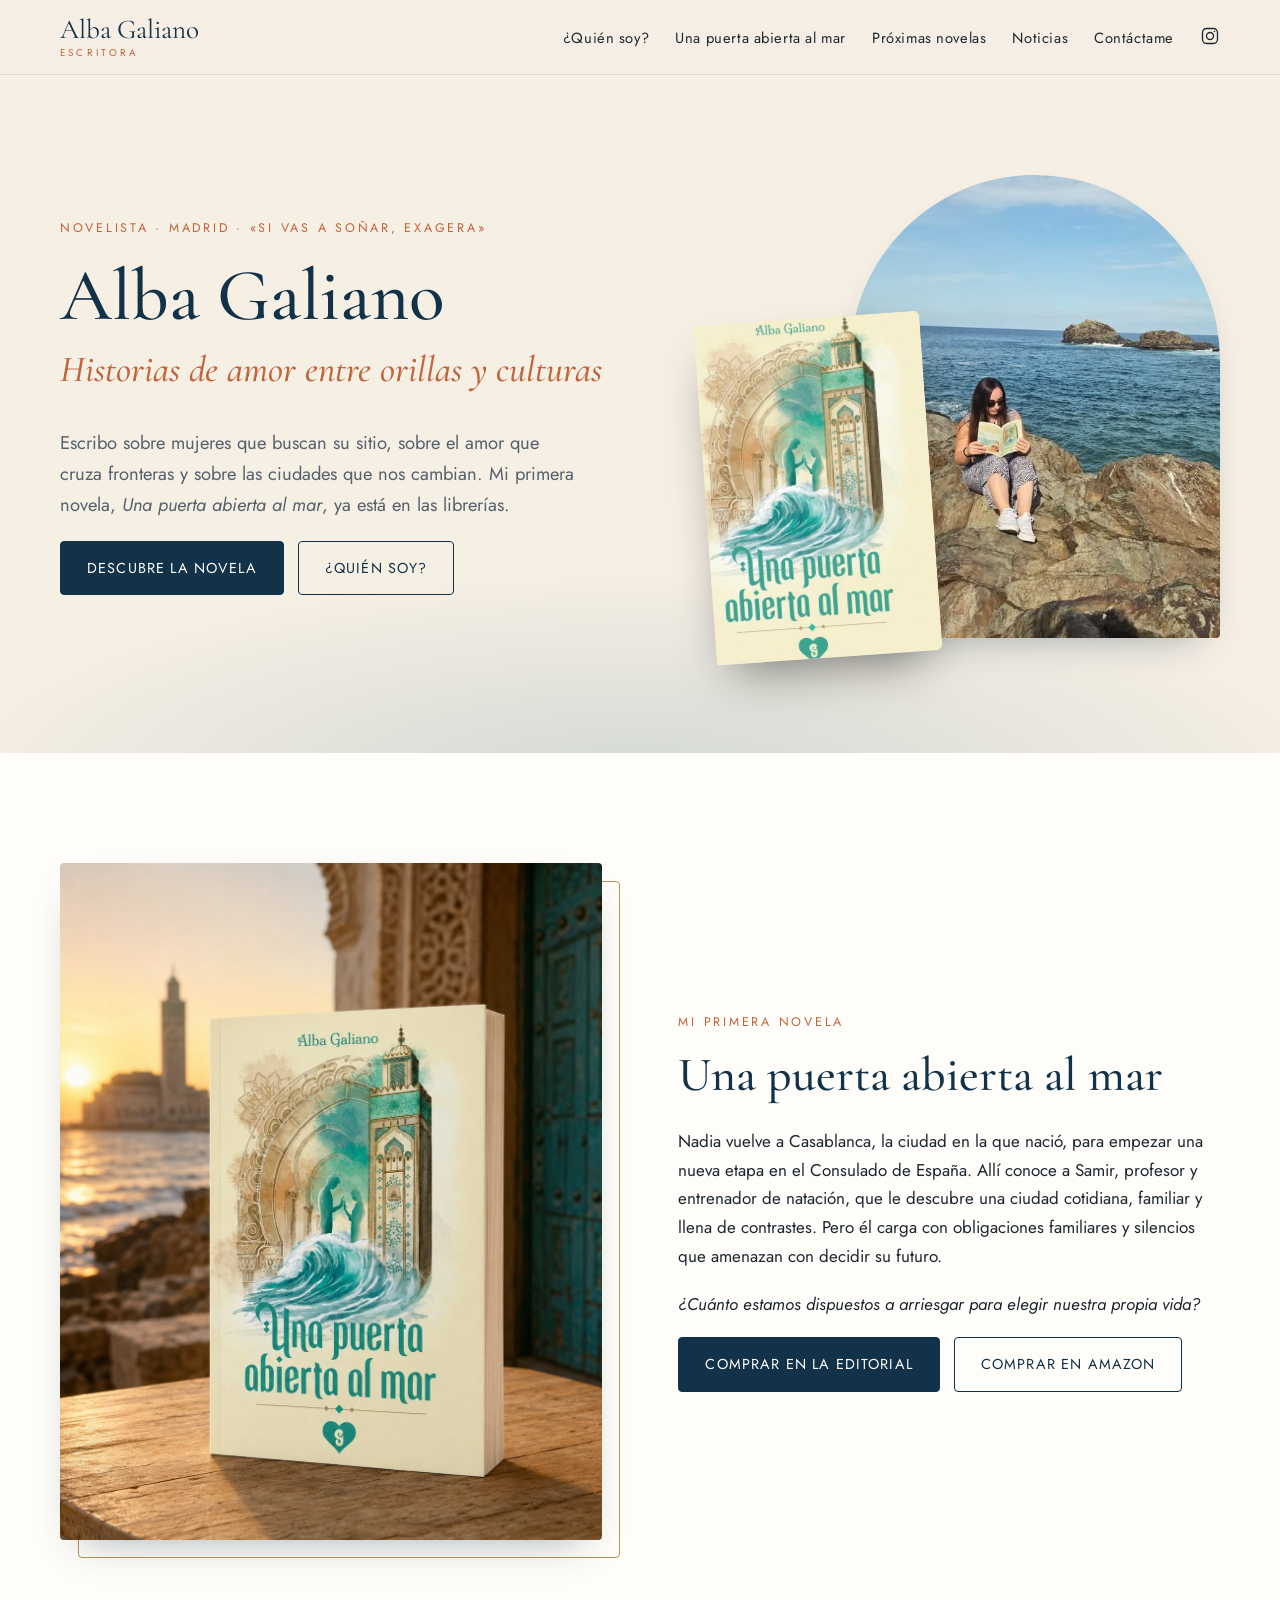
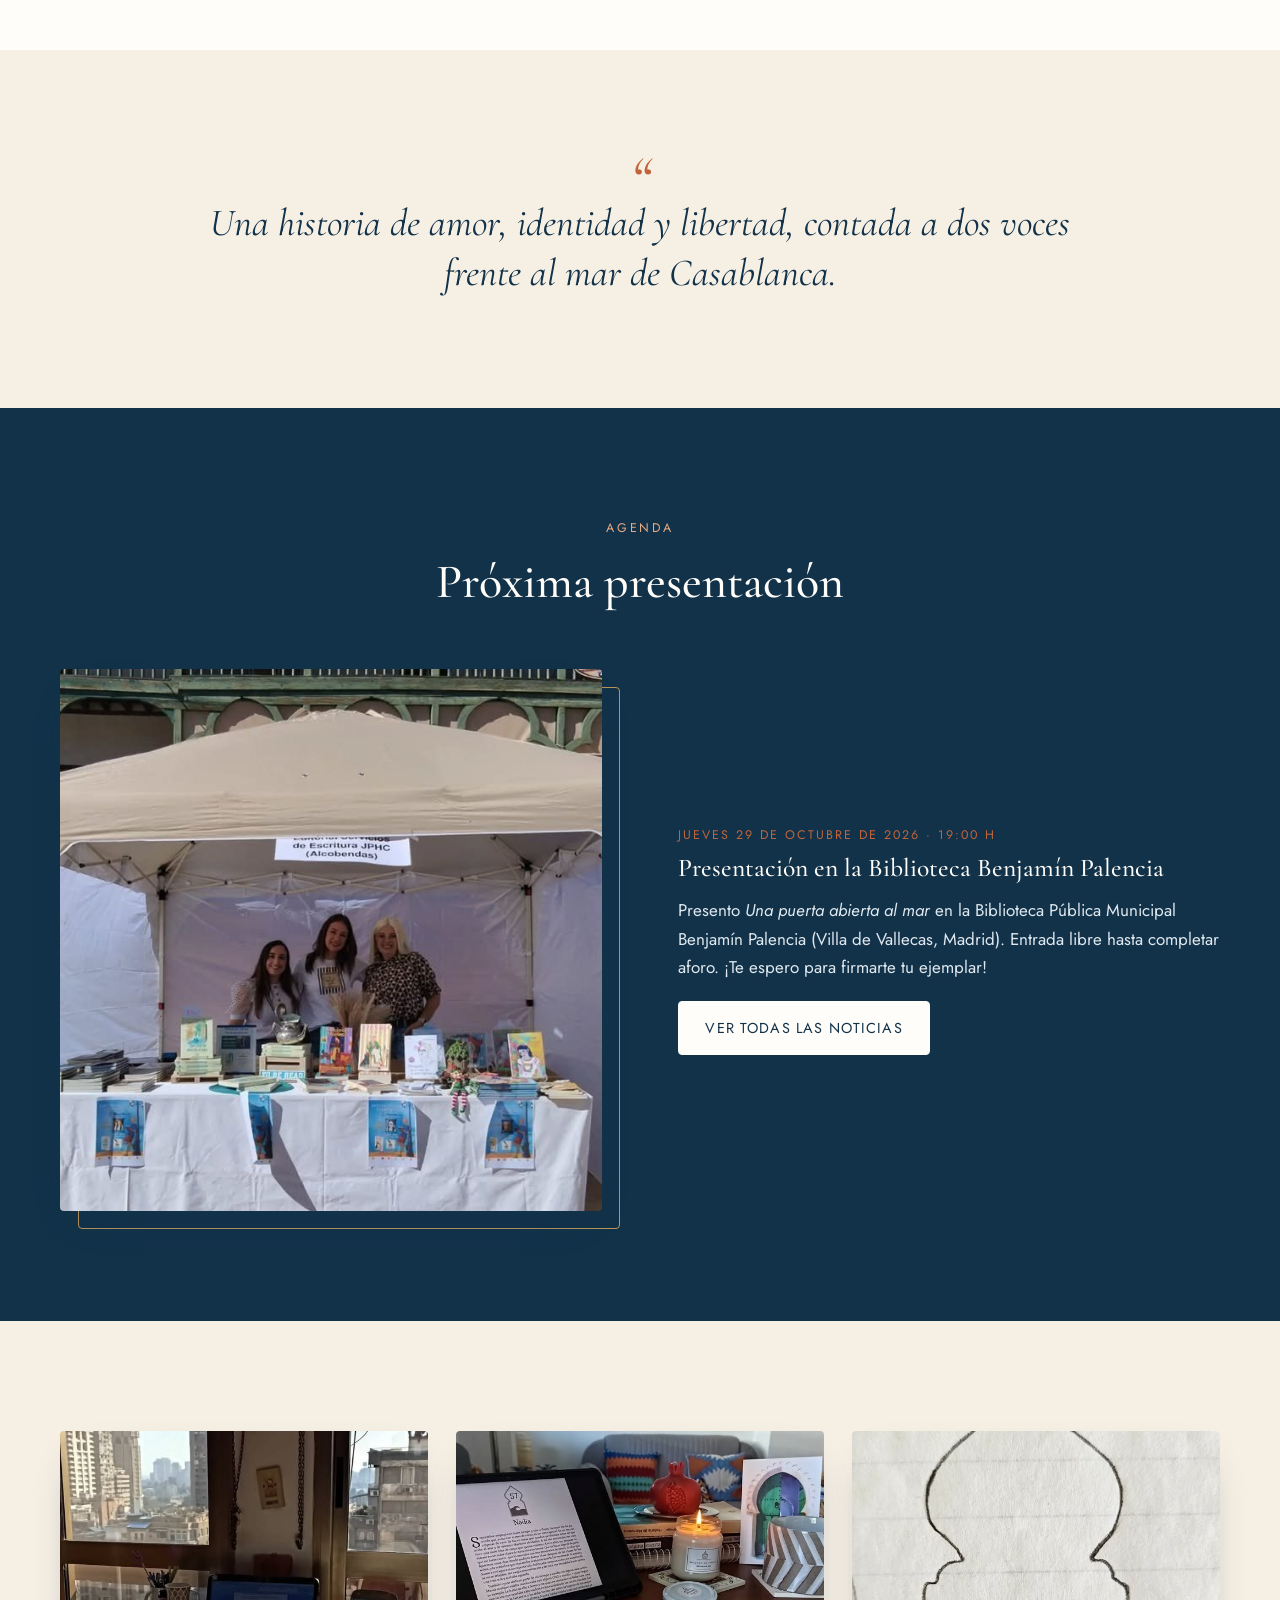
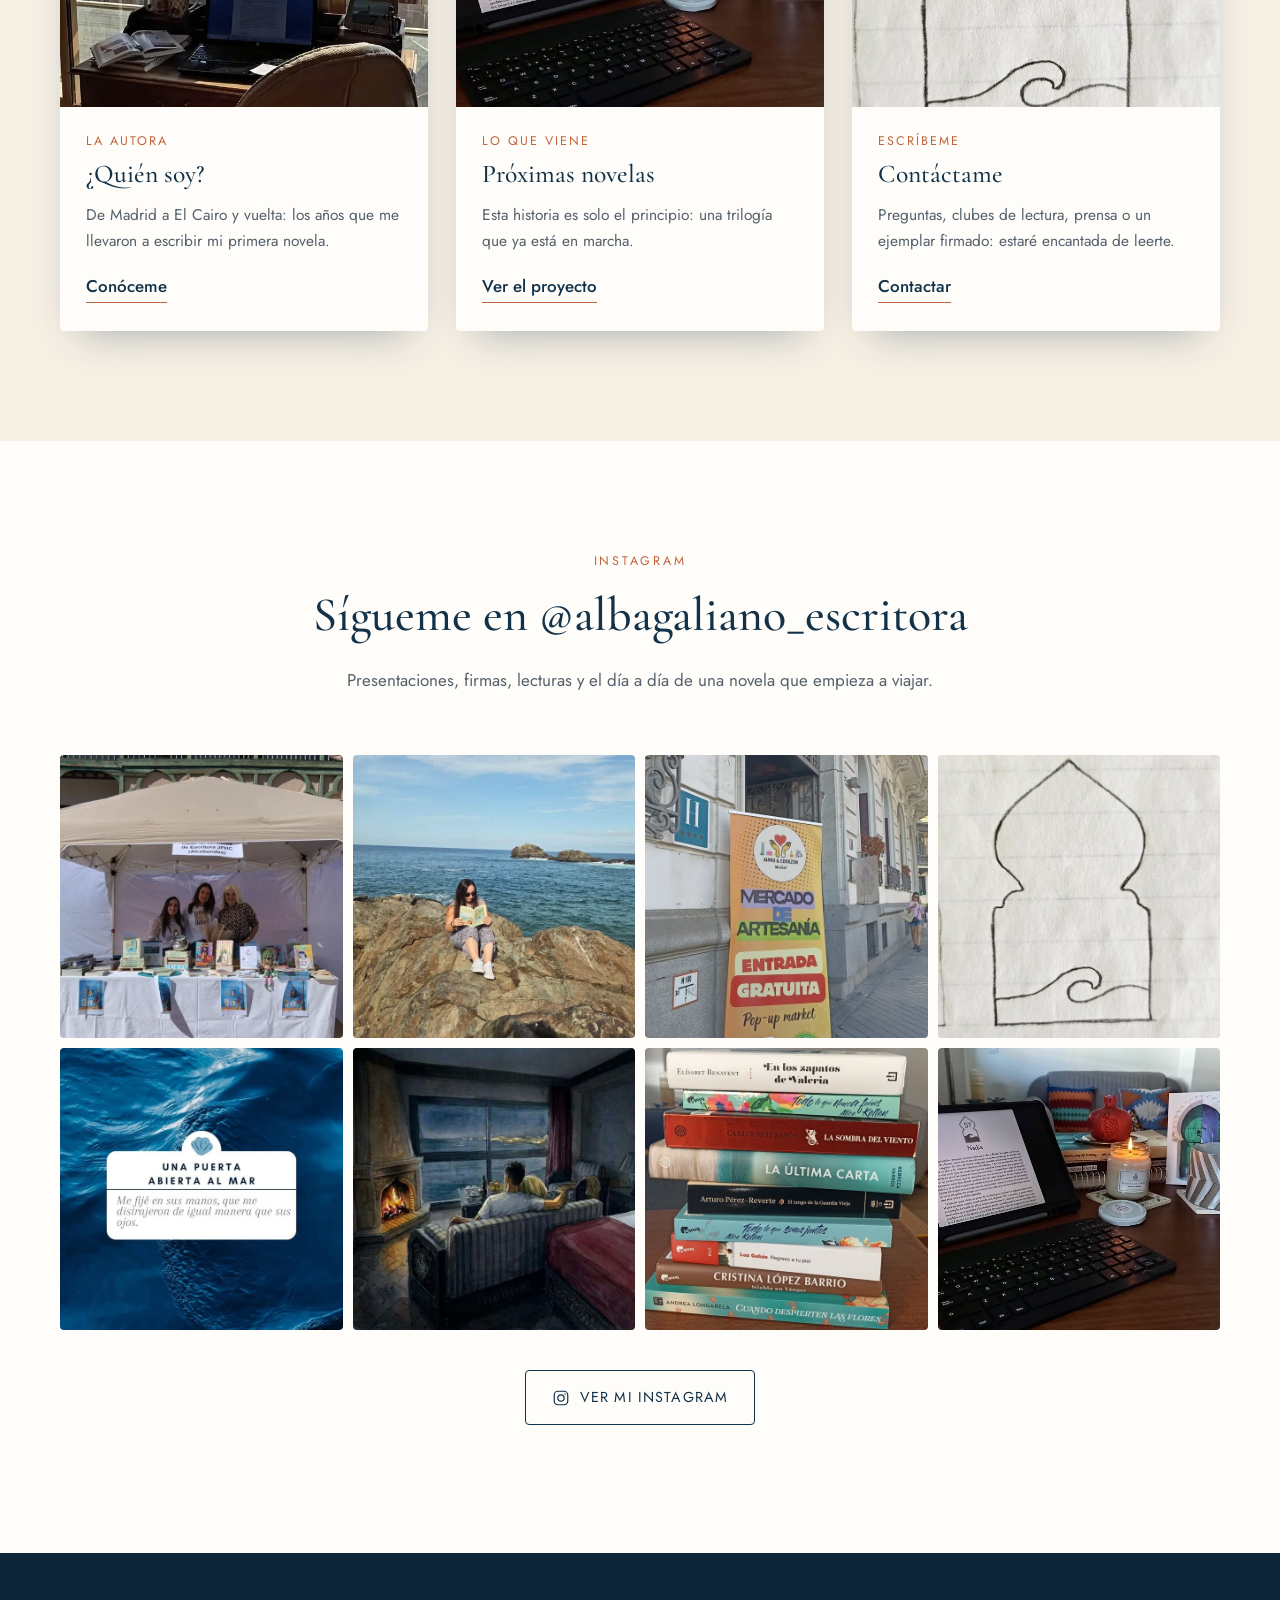
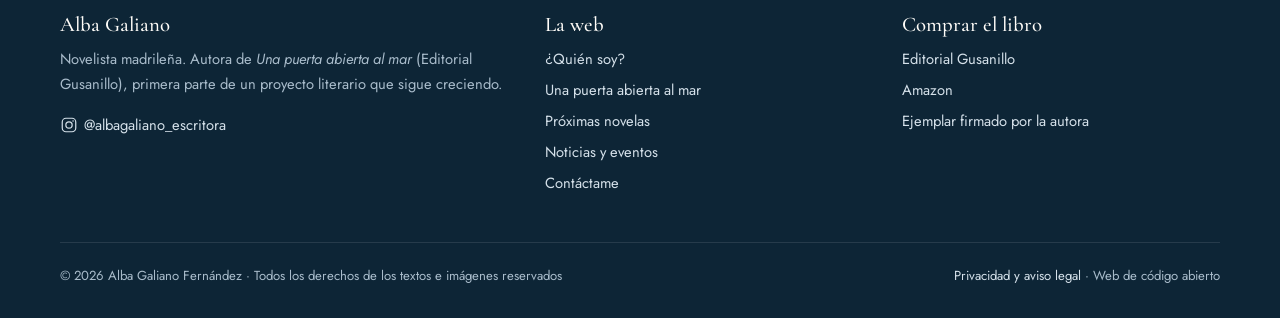
<file: index.html>
<!doctype html>
<html lang="es">
<head>
  <meta charset="utf-8">
  <meta name="viewport" content="width=device-width, initial-scale=1">
  <title>Alba Galiano · Escritora · Una puerta abierta al mar</title>
  <meta name="description" content="Web oficial de Alba Galiano, novelista madrileña y autora de «Una puerta abierta al mar» (Editorial Gusanillo), una novela romántica ambientada en Casablanca.">
  <link rel="canonical" href="https://albagalianoescritora.com/">
  <meta property="og:type" content="website">
  <meta property="og:locale" content="es_ES">
  <meta property="og:site_name" content="Alba Galiano · Escritora">
  <meta property="og:title" content="Alba Galiano · Escritora · Una puerta abierta al mar">
  <meta property="og:description" content="Web oficial de Alba Galiano, novelista madrileña y autora de «Una puerta abierta al mar» (Editorial Gusanillo), una novela romántica ambientada en Casablanca.">
  <meta property="og:image" content="https://albagalianoescritora.com/img/libro-mar.jpg">
  <meta name="twitter:card" content="summary_large_image">
  <meta name="theme-color" content="#12324a">
  <link rel="icon" href="img/favicon.svg" type="image/svg+xml">
  <link rel="preconnect" href="https://fonts.googleapis.com">
  <link rel="preconnect" href="https://fonts.gstatic.com" crossorigin>
  <link href="https://fonts.googleapis.com/css2?family=Cormorant+Garamond:ital,wght@0,400;0,500;0,600;1,400;1,500&family=Jost:wght@300;400;500&display=swap" rel="stylesheet">
  <link rel="stylesheet" href="css/estilos.css">
</head>
<body>
  <header class="cabecera">
    <div class="contenedor">
      <a class="logo" href="index.html">Alba Galiano<small>Escritora</small></a>
      <button class="boton-menu" aria-label="Abrir menú" aria-expanded="false" aria-controls="menu"><svg viewBox="0 0 24 24" fill="none" stroke="currentColor" stroke-width="1.6"><path d="M4 7h16M4 12h16M4 17h16"/></svg></button>
      <ul class="menu" id="menu">
        <li><a href="quien-soy.html">¿Quién soy?</a></li>
        <li><a href="una-puerta-abierta-al-mar.html">Una puerta abierta al mar</a></li>
        <li><a href="proximas-novelas.html">Próximas novelas</a></li>
        <li><a href="noticias.html">Noticias</a></li>
        <li><a href="contacto.html">Contáctame</a></li>
        <li><a class="ig" data-instagram href="https://www.instagram.com/albagaliano_escritora/" aria-label="Instagram de Alba Galiano"><svg viewBox="0 0 24 24" fill="none" stroke="currentColor" stroke-width="1.6" aria-hidden="true"><rect x="3" y="3" width="18" height="18" rx="5"/><circle cx="12" cy="12" r="4.2"/><circle cx="17.4" cy="6.6" r="1" fill="currentColor" stroke="none"/></svg></a></li>
      </ul>
    </div>
  </header>
  <main>
    <section class="hero">
      <div class="contenedor">
        <div class="aparece">
          <span class="antetitulo">Novelista · Madrid · «Si vas a soñar, exagera»</span>
          <h1>Alba Galiano<span>Historias de amor entre orillas y culturas</span></h1>
          <p class="entradilla">Escribo sobre mujeres que buscan su sitio, sobre el amor que cruza fronteras y sobre las ciudades que nos cambian. Mi primera novela, <em>Una puerta abierta al mar</em>, ya está en las librerías.</p>
          <div class="botones">
            <a class="boton" href="una-puerta-abierta-al-mar.html">Descubre la novela</a>
            <a class="boton claro" href="quien-soy.html">¿Quién soy?</a>
          </div>
        </div>
        <div class="hero-imagenes aparece">
          <img class="foto-autora" src="img/alba-retrato.jpg" alt="Retrato de la escritora Alba Galiano">
          <img class="foto-libro" src="img/libro-portada.jpg" alt="Portada de la novela «Una puerta abierta al mar»">
        </div>
      </div>
    </section>

    <section class="seccion blanca">
      <div class="contenedor dos-columnas">
        <div class="foto-marco aparece"><img src="img/libro-mar.jpg" alt="«Una puerta abierta al mar» sobre una mesa frente al mar de Casablanca al atardecer" loading="lazy"></div>
        <div class="aparece">
          <span class="antetitulo">Mi primera novela</span>
          <h2>Una puerta abierta al mar</h2>
          <p>Nadia vuelve a Casablanca, la ciudad en la que nació, para empezar una nueva etapa en el Consulado de España. Allí conoce a Samir, profesor y entrenador de natación, que le descubre una ciudad cotidiana, familiar y llena de contrastes. Pero él carga con obligaciones familiares y silencios que amenazan con decidir su futuro.</p>
          <p class="cursiva">¿Cuánto estamos dispuestos a arriesgar para elegir nuestra propia vida?</p>
          <div class="botones">
            <a class="boton" data-compra-editorial href="https://editorialgusanillo.es/producto/una-puerta-abierta-al-mar/">Comprar en la editorial</a>
            <a class="boton claro" data-compra-amazon href="https://www.amazon.es/dp/B0HJH55ST2">Comprar en Amazon</a>
          </div>
        </div>
      </div>
    </section>

    <section class="seccion">
      <div class="contenedor">
        <p class="cita aparece">Una historia de amor, identidad y libertad, contada a dos voces frente al mar de Casablanca.</p>
      </div>
    </section>

    <section class="seccion oscura">
      <div class="contenedor">
        <div class="titulo-seccion aparece">
          <span class="antetitulo">Agenda</span>
          <h2>Próxima presentación</h2>
        </div>
        <div class="dos-columnas">
          <div class="foto-marco aparece"><img src="img/alba-2.jpg" alt="Alba Galiano en un puesto de libros con su novela" loading="lazy"></div>
          <div class="aparece">
            <span class="fecha">Jueves 29 de octubre de 2026 · 19:00 h</span>
            <h3>Presentación en la Biblioteca Benjamín Palencia</h3>
            <p>Presento <em>Una puerta abierta al mar</em> en la Biblioteca Pública Municipal Benjamín Palencia (Villa de Vallecas, Madrid). Entrada libre hasta completar aforo. ¡Te espero para firmarte tu ejemplar!</p>
            <a class="boton sobre-oscuro" href="noticias.html">Ver todas las noticias</a>
          </div>
        </div>
      </div>
    </section>

    <section class="seccion">
      <div class="contenedor rejilla">
        <article class="tarjeta aparece">
          <img src="img/alba-3.jpg" alt="El escritorio donde escribe Alba Galiano" loading="lazy">
          <div class="cuerpo">
            <span class="fecha">La autora</span>
            <h3>¿Quién soy?</h3>
            <p>De Madrid a El Cairo y vuelta: los años que me llevaron a escribir mi primera novela.</p>
            <a class="enlace" href="quien-soy.html">Conóceme</a>
          </div>
        </article>
        <article class="tarjeta aparece">
          <img src="img/libro-ambiente.jpg" alt="La novela «Una puerta abierta al mar»" loading="lazy">
          <div class="cuerpo">
            <span class="fecha">Lo que viene</span>
            <h3>Próximas novelas</h3>
            <p>Esta historia es solo el principio: una trilogía que ya está en marcha.</p>
            <a class="enlace" href="proximas-novelas.html">Ver el proyecto</a>
          </div>
        </article>
        <article class="tarjeta aparece">
          <img src="img/ig-4.jpg" alt="Boceto de una puerta abierta al mar" loading="lazy">
          <div class="cuerpo">
            <span class="fecha">Escríbeme</span>
            <h3>Contáctame</h3>
            <p>Preguntas, clubes de lectura, prensa o un ejemplar firmado: estaré encantada de leerte.</p>
            <a class="enlace" href="contacto.html">Contactar</a>
          </div>
        </article>
      </div>
    </section>

    <section class="seccion blanca">
      <div class="contenedor">
        <div class="titulo-seccion aparece">
          <span class="antetitulo">Instagram</span>
          <h2>Sígueme en <span data-instagram-usuario>@albagaliano_escritora</span></h2>
          <p>Presentaciones, firmas, lecturas y el día a día de una novela que empieza a viajar.</p>
        </div>
        <div class="galeria-ig aparece">
          <a data-instagram href="https://www.instagram.com/albagaliano_escritora/"><img src="img/ig-1.jpg" alt="Alba Galiano en su puesto de libros" loading="lazy"></a>
          <a data-instagram href="https://www.instagram.com/albagaliano_escritora/"><img src="img/ig-2.jpg" alt="Alba Galiano leyendo frente al mar" loading="lazy"></a>
          <a data-instagram href="https://www.instagram.com/albagaliano_escritora/"><img src="img/ig-3.jpg" alt="Cartel del Pop-up market de Madrid" loading="lazy"></a>
          <a data-instagram href="https://www.instagram.com/albagaliano_escritora/"><img src="img/ig-4.jpg" alt="Boceto de una puerta abierta al mar" loading="lazy"></a>
          <a data-instagram href="https://www.instagram.com/albagaliano_escritora/"><img src="img/ig-5.jpg" alt="Frase de «Una puerta abierta al mar»" loading="lazy"></a>
          <a data-instagram href="https://www.instagram.com/albagaliano_escritora/"><img src="img/ig-6.jpg" alt="Ilustración de Nadia y Samir en Essaouira" loading="lazy"></a>
          <a data-instagram href="https://www.instagram.com/albagaliano_escritora/"><img src="img/ig-7.jpg" alt="Pila de novelas favoritas de Alba Galiano" loading="lazy"></a>
          <a data-instagram href="https://www.instagram.com/albagaliano_escritora/"><img src="img/ig-8.jpg" alt="La novela en una tableta junto a una vela" loading="lazy"></a>
        </div>
        <p class="centrado mt"><a class="boton claro" data-instagram href="https://www.instagram.com/albagaliano_escritora/"><svg style="width:18px;height:18px" viewBox="0 0 24 24" fill="none" stroke="currentColor" stroke-width="1.6" aria-hidden="true"><rect x="3" y="3" width="18" height="18" rx="5"/><circle cx="12" cy="12" r="4.2"/><circle cx="17.4" cy="6.6" r="1" fill="currentColor" stroke="none"/></svg> Ver mi Instagram</a></p>
      </div>
    </section>

  </main>
  <footer class="pie">
    <div class="contenedor">
      <div>
        <h4>Alba Galiano</h4>
        <p>Novelista madrileña. Autora de <em>Una puerta abierta al mar</em> (Editorial Gusanillo), primera parte de un proyecto literario que sigue creciendo.</p>
        <p><a data-instagram href="https://www.instagram.com/albagaliano_escritora/"><svg style="width:18px;height:18px;vertical-align:-4px;margin-right:6px" viewBox="0 0 24 24" fill="none" stroke="currentColor" stroke-width="1.6" aria-hidden="true"><rect x="3" y="3" width="18" height="18" rx="5"/><circle cx="12" cy="12" r="4.2"/><circle cx="17.4" cy="6.6" r="1" fill="currentColor" stroke="none"/></svg><span data-instagram-usuario>@albagaliano_escritora</span></a></p>
      </div>
      <div>
        <h4>La web</h4>
        <ul>
          <li><a href="quien-soy.html">¿Quién soy?</a></li>
          <li><a href="una-puerta-abierta-al-mar.html">Una puerta abierta al mar</a></li>
          <li><a href="proximas-novelas.html">Próximas novelas</a></li>
          <li><a href="noticias.html">Noticias y eventos</a></li>
          <li><a href="contacto.html">Contáctame</a></li>
        </ul>
      </div>
      <div>
        <h4>Comprar el libro</h4>
        <ul>
          <li><a data-compra-editorial href="https://editorialgusanillo.es/producto/una-puerta-abierta-al-mar/">Editorial Gusanillo</a></li>
          <li><a data-compra-amazon href="https://www.amazon.es/dp/B0HJH55ST2">Amazon</a></li>
          <li><a href="contacto.html?motivo=comprar#formulario">Ejemplar firmado por la autora</a></li>
        </ul>
      </div>
      <div class="legal">
        <span>© <span data-anio>2026</span> Alba Galiano Fernández · Todos los derechos de los textos e imágenes reservados</span>
        <span><a href="privacidad.html">Privacidad y aviso legal</a> · Web de código abierto</span>
      </div>
    </div>
  </footer>
  <script src="js/config.js"></script>
  <script src="js/main.js"></script>
</body>
</html>
</file>
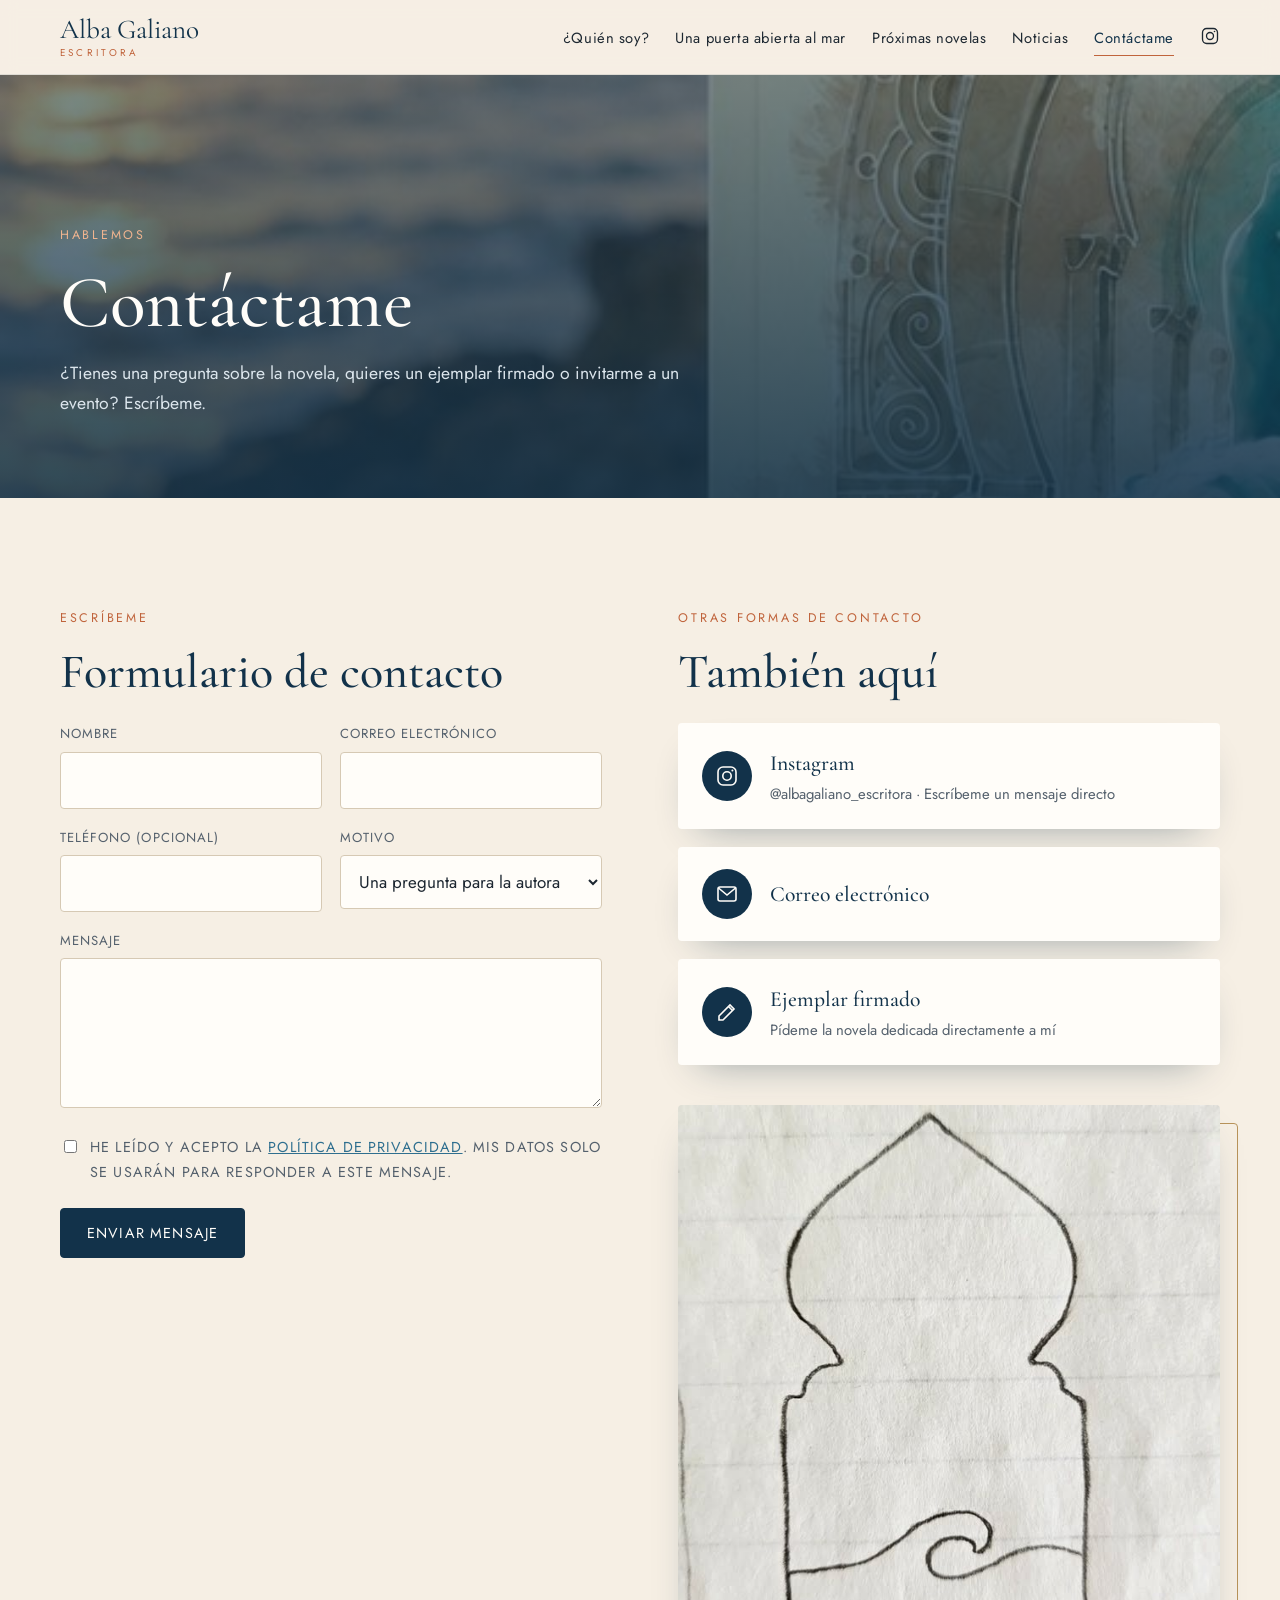
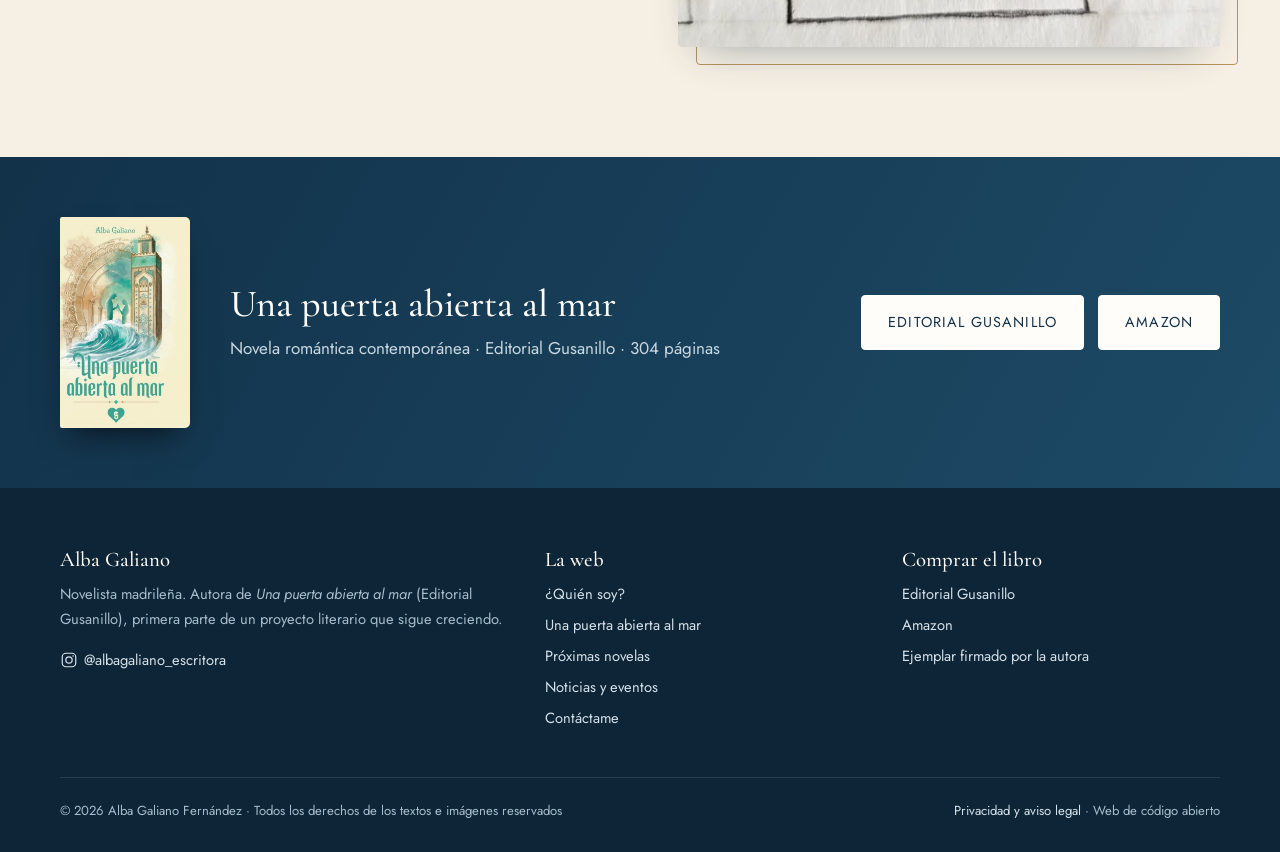
<file: contacto.html>
<!doctype html>
<html lang="es">
<head>
  <meta charset="utf-8">
  <meta name="viewport" content="width=device-width, initial-scale=1">
  <title>Contáctame · Alba Galiano, escritora</title>
  <meta name="description" content="Contacta con la escritora Alba Galiano: preguntas, clubes de lectura, prensa, eventos o compra de ejemplares firmados de «Una puerta abierta al mar».">
  <link rel="canonical" href="https://albagalianoescritora.com/contacto.html">
  <meta property="og:type" content="website">
  <meta property="og:locale" content="es_ES">
  <meta property="og:site_name" content="Alba Galiano · Escritora">
  <meta property="og:title" content="Contáctame · Alba Galiano, escritora">
  <meta property="og:description" content="Contacta con la escritora Alba Galiano: preguntas, clubes de lectura, prensa, eventos o compra de ejemplares firmados de «Una puerta abierta al mar».">
  <meta property="og:image" content="https://albagalianoescritora.com/img/alba-retrato.jpg">
  <meta name="twitter:card" content="summary_large_image">
  <meta name="theme-color" content="#12324a">
  <link rel="icon" href="img/favicon.svg" type="image/svg+xml">
  <link rel="preconnect" href="https://fonts.googleapis.com">
  <link rel="preconnect" href="https://fonts.gstatic.com" crossorigin>
  <link href="https://fonts.googleapis.com/css2?family=Cormorant+Garamond:ital,wght@0,400;0,500;0,600;1,400;1,500&family=Jost:wght@300;400;500&display=swap" rel="stylesheet">
  <link rel="stylesheet" href="css/estilos.css">
</head>
<body>
  <header class="cabecera">
    <div class="contenedor">
      <a class="logo" href="index.html">Alba Galiano<small>Escritora</small></a>
      <button class="boton-menu" aria-label="Abrir menú" aria-expanded="false" aria-controls="menu"><svg viewBox="0 0 24 24" fill="none" stroke="currentColor" stroke-width="1.6"><path d="M4 7h16M4 12h16M4 17h16"/></svg></button>
      <ul class="menu" id="menu">
        <li><a href="quien-soy.html">¿Quién soy?</a></li>
        <li><a href="una-puerta-abierta-al-mar.html">Una puerta abierta al mar</a></li>
        <li><a href="proximas-novelas.html">Próximas novelas</a></li>
        <li><a href="noticias.html">Noticias</a></li>
        <li><a href="contacto.html" aria-current="page">Contáctame</a></li>
        <li><a class="ig" data-instagram href="https://www.instagram.com/albagaliano_escritora/" aria-label="Instagram de Alba Galiano"><svg viewBox="0 0 24 24" fill="none" stroke="currentColor" stroke-width="1.6" aria-hidden="true"><rect x="3" y="3" width="18" height="18" rx="5"/><circle cx="12" cy="12" r="4.2"/><circle cx="17.4" cy="6.6" r="1" fill="currentColor" stroke="none"/></svg></a></li>
      </ul>
    </div>
  </header>
  <main>
    <section class="cabecera-pagina" style="background-image:url('img/casablanca-mar.jpg')">
      <div class="contenedor">
        <span class="antetitulo">Hablemos</span>
        <h1>Contáctame</h1>
        <p>¿Tienes una pregunta sobre la novela, quieres un ejemplar firmado o invitarme a un evento? Escríbeme.</p>
      </div>
    </section>

    <section class="seccion" id="formulario">
      <div class="contenedor dos-columnas" style="align-items:start">
        <div class="aparece">
          <span class="antetitulo">Escríbeme</span>
          <h2>Formulario de contacto</h2>
          <form class="formulario" id="formulario-contacto" novalidate>
            <div class="fila">
              <div><label for="nombre">Nombre</label><input id="nombre" name="nombre" required autocomplete="name"></div>
              <div><label for="email">Correo electrónico</label><input id="email" name="email" type="email" required autocomplete="email"></div>
            </div>
            <div class="fila">
              <div><label for="telefono">Teléfono (opcional)</label><input id="telefono" name="telefono" type="tel" autocomplete="tel"></div>
              <div>
                <label for="motivo">Motivo</label>
                <select id="motivo" name="motivo">
                  <option value="pregunta">Una pregunta para la autora</option>
                  <option value="comprar">Comprar el libro (firmado)</option>
                  <option value="eventos">Presentaciones, ferias o clubes de lectura</option>
                  <option value="prensa">Prensa y entrevistas</option>
                  <option value="novedades">Avisadme de nuevas novelas</option>
                  <option value="otro">Otro motivo</option>
                </select>
              </div>
            </div>
            <div id="campo-ejemplares" hidden>
              <div class="fila">
                <div><label for="ejemplares">Número de ejemplares</label><input id="ejemplares" name="ejemplares" type="number" min="1" value="1"></div>
                <div><label for="dedicatoria">Dedicatoria para…</label><input id="dedicatoria" name="dedicatoria" placeholder="Nombre de quien lo recibe"></div>
              </div>
            </div>
            <div><label for="mensaje">Mensaje</label><textarea id="mensaje" name="mensaje" required></textarea></div>
            <input class="oculto" type="text" name="_honey" tabindex="-1" autocomplete="off">
            <input type="hidden" name="_template" value="table">
            <label class="casilla"><input type="checkbox" name="privacidad" required> <span>He leído y acepto la <a href="privacidad.html">política de privacidad</a>. Mis datos solo se usarán para responder a este mensaje.</span></label>
            <div><button class="boton" type="submit">Enviar mensaje</button></div>
            <div class="aviso-form" id="aviso-form" role="status"></div>
          </form>
        </div>
        <div class="aparece">
          <span class="antetitulo">Otras formas de contacto</span>
          <h2>También aquí</h2>
          <div class="contacto-tarjetas">
            <a class="canal" data-instagram href="https://www.instagram.com/albagaliano_escritora/">
              <span class="icono"><svg viewBox="0 0 24 24" fill="none" stroke="currentColor" stroke-width="1.6" aria-hidden="true"><rect x="3" y="3" width="18" height="18" rx="5"/><circle cx="12" cy="12" r="4.2"/><circle cx="17.4" cy="6.6" r="1" fill="currentColor" stroke="none"/></svg></span>
              <span><strong>Instagram</strong><span data-instagram-usuario>@albagaliano_escritora</span> · Escríbeme un mensaje directo</span>
            </a>
            <!-- El correo aparece solo cuando se rellena en js/config.js -->
            <a class="canal" data-correo href="#" hidden>
              <span class="icono"><svg viewBox="0 0 24 24" fill="none" stroke="currentColor" stroke-width="1.6" aria-hidden="true"><rect x="3" y="5" width="18" height="14" rx="2"/><path d="m3.5 6 8.5 7 8.5-7"/></svg></span>
              <span><strong>Correo electrónico</strong><span data-correo-texto></span></span>
            </a>
            <a class="canal" href="contacto.html?motivo=comprar#formulario">
              <span class="icono"><svg viewBox="0 0 24 24" fill="none" stroke="currentColor" stroke-width="1.6" aria-hidden="true"><path d="M4 20h4L19 9l-4-4L4 16z"/><path d="m13.5 6.5 4 4"/></svg></span>
              <span><strong>Ejemplar firmado</strong><span>Pídeme la novela dedicada directamente a mí</span></span>
            </a>
          </div>
          <div class="foto-marco mt"><img src="img/ig-4.jpg" alt="Boceto de una puerta abierta al mar" loading="lazy" style="aspect-ratio:1"></div>
        </div>
      </div>
    </section>

    <section class="banda-compra">
      <div class="contenedor">
        <img src="img/libro-portada.jpg" alt="Portada de «Una puerta abierta al mar»" loading="lazy">
        <div>
          <h2>Una puerta abierta al mar</h2>
          <p>Novela romántica contemporánea · Editorial Gusanillo · 304 páginas</p>
        </div>
        <div class="botones">
          <a class="boton sobre-oscuro" data-compra-editorial href="https://editorialgusanillo.es/producto/una-puerta-abierta-al-mar/">Editorial Gusanillo</a>
          <a class="boton sobre-oscuro" data-compra-amazon href="https://www.amazon.es/dp/B0HJH55ST2">Amazon</a>
        </div>
      </div>
    </section>

  </main>
  <footer class="pie">
    <div class="contenedor">
      <div>
        <h4>Alba Galiano</h4>
        <p>Novelista madrileña. Autora de <em>Una puerta abierta al mar</em> (Editorial Gusanillo), primera parte de un proyecto literario que sigue creciendo.</p>
        <p><a data-instagram href="https://www.instagram.com/albagaliano_escritora/"><svg style="width:18px;height:18px;vertical-align:-4px;margin-right:6px" viewBox="0 0 24 24" fill="none" stroke="currentColor" stroke-width="1.6" aria-hidden="true"><rect x="3" y="3" width="18" height="18" rx="5"/><circle cx="12" cy="12" r="4.2"/><circle cx="17.4" cy="6.6" r="1" fill="currentColor" stroke="none"/></svg><span data-instagram-usuario>@albagaliano_escritora</span></a></p>
      </div>
      <div>
        <h4>La web</h4>
        <ul>
          <li><a href="quien-soy.html">¿Quién soy?</a></li>
          <li><a href="una-puerta-abierta-al-mar.html">Una puerta abierta al mar</a></li>
          <li><a href="proximas-novelas.html">Próximas novelas</a></li>
          <li><a href="noticias.html">Noticias y eventos</a></li>
          <li><a href="contacto.html">Contáctame</a></li>
        </ul>
      </div>
      <div>
        <h4>Comprar el libro</h4>
        <ul>
          <li><a data-compra-editorial href="https://editorialgusanillo.es/producto/una-puerta-abierta-al-mar/">Editorial Gusanillo</a></li>
          <li><a data-compra-amazon href="https://www.amazon.es/dp/B0HJH55ST2">Amazon</a></li>
          <li><a href="contacto.html?motivo=comprar#formulario">Ejemplar firmado por la autora</a></li>
        </ul>
      </div>
      <div class="legal">
        <span>© <span data-anio>2026</span> Alba Galiano Fernández · Todos los derechos de los textos e imágenes reservados</span>
        <span><a href="privacidad.html">Privacidad y aviso legal</a> · Web de código abierto</span>
      </div>
    </div>
  </footer>
  <script src="js/config.js"></script>
  <script src="js/main.js"></script>
</body>
</html>
</file>
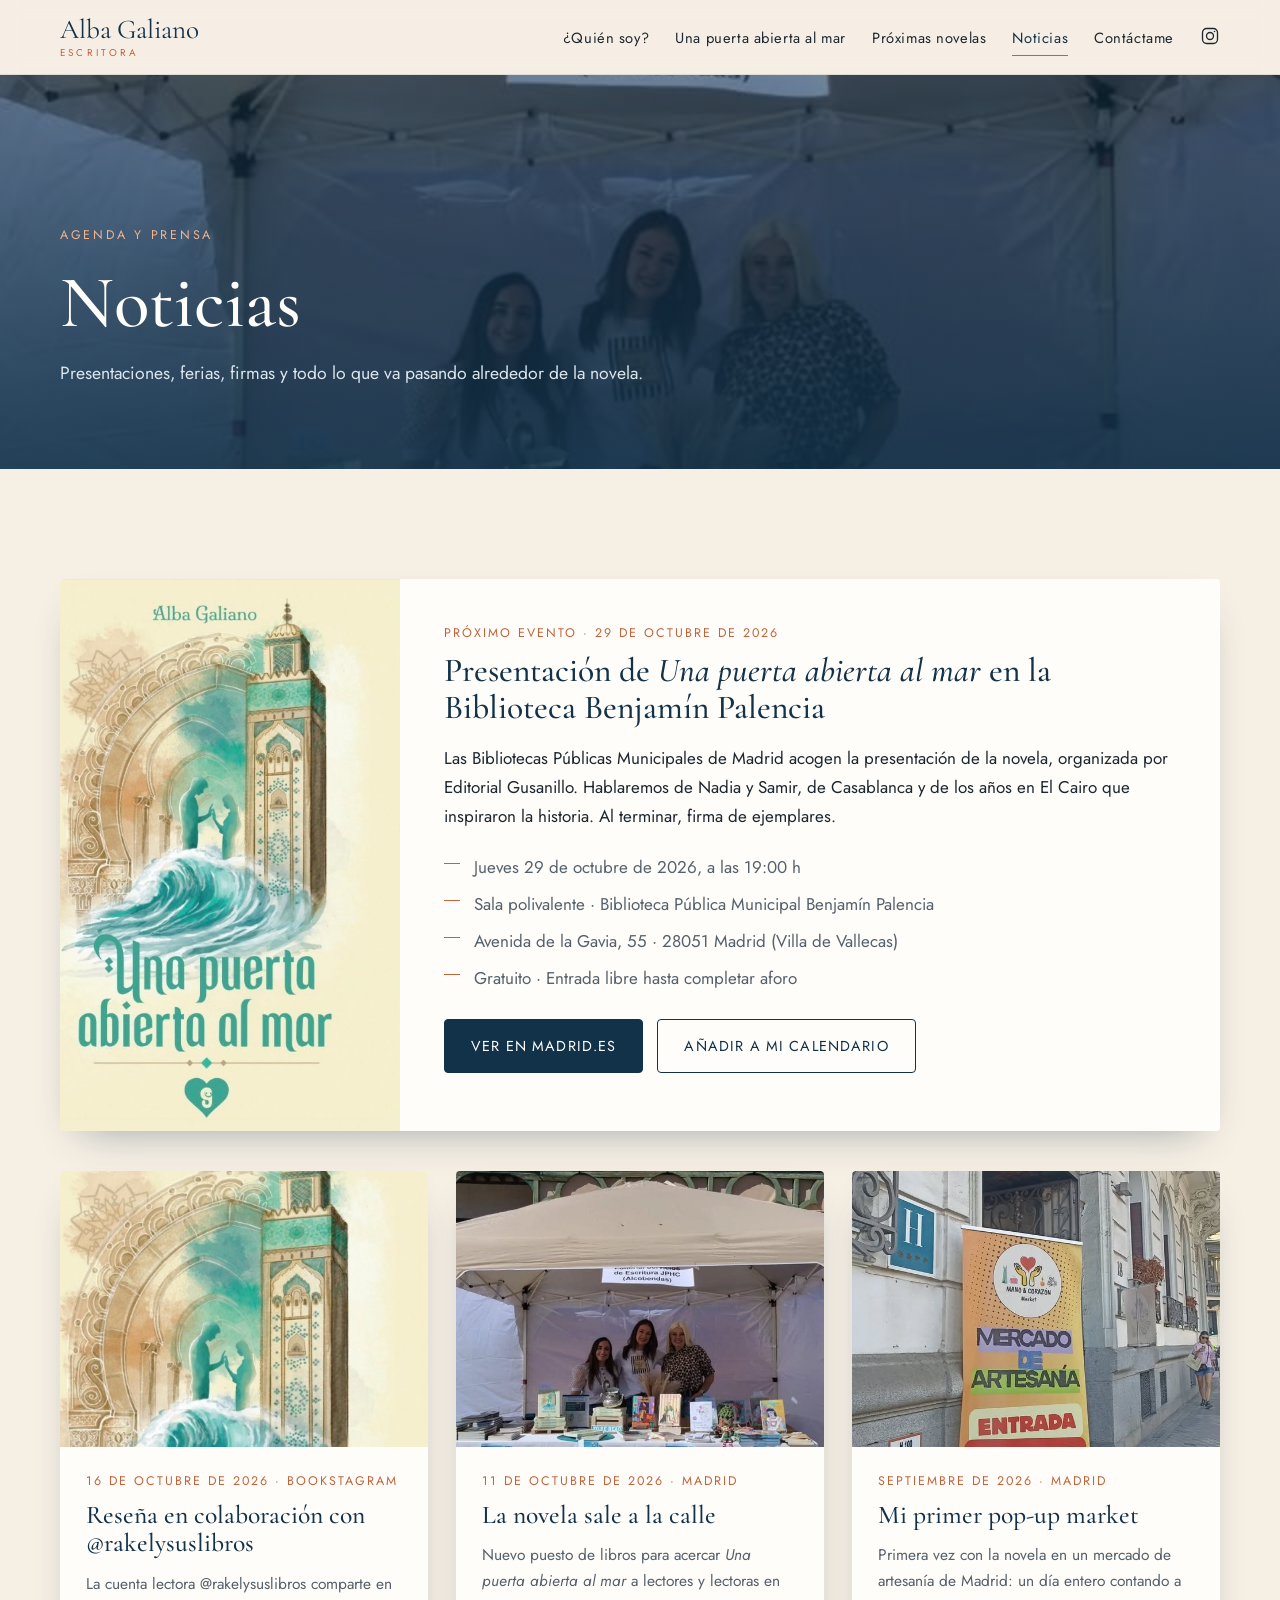
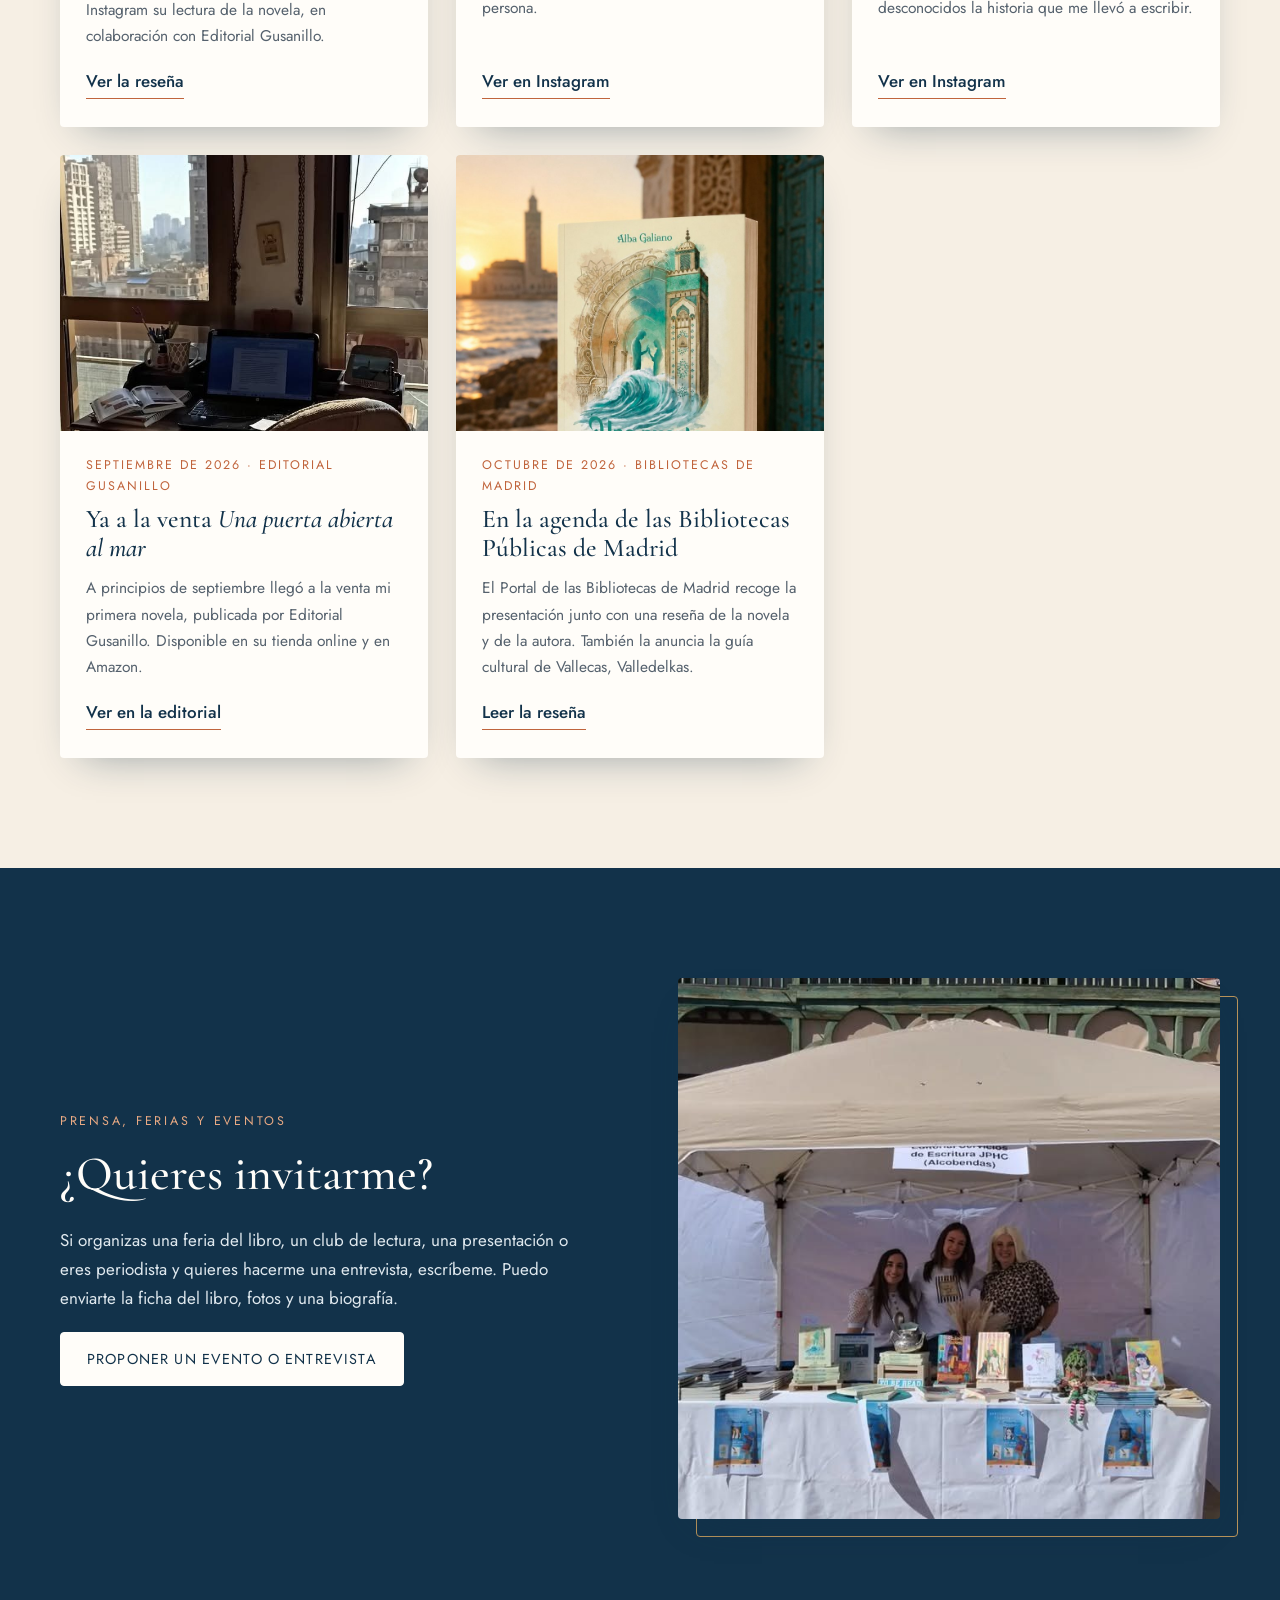
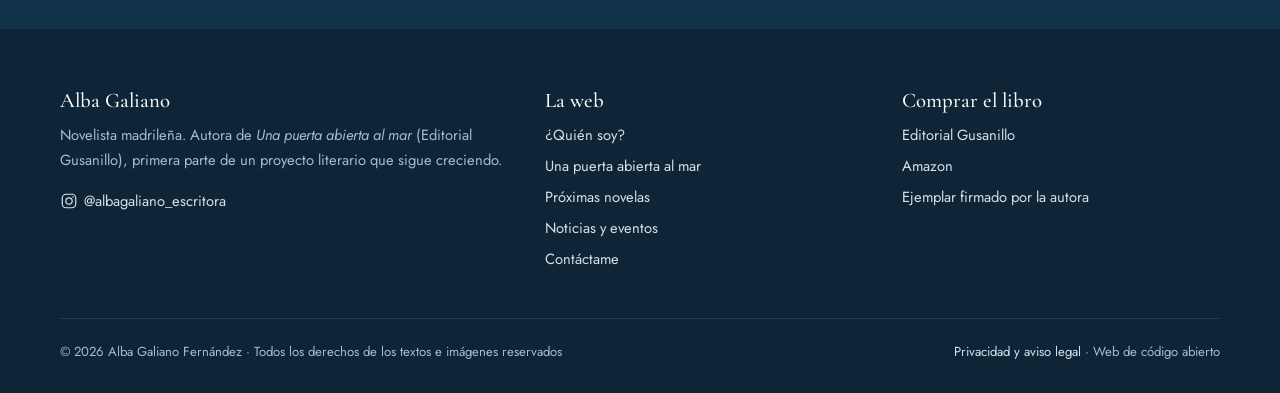
<file: noticias.html>
<!doctype html>
<html lang="es">
<head>
  <meta charset="utf-8">
  <meta name="viewport" content="width=device-width, initial-scale=1">
  <title>Noticias y eventos · Alba Galiano</title>
  <meta name="description" content="Presentaciones, ferias, firmas y apariciones en prensa de Alba Galiano y su novela «Una puerta abierta al mar».">
  <link rel="canonical" href="https://albagalianoescritora.com/noticias.html">
  <meta property="og:type" content="website">
  <meta property="og:locale" content="es_ES">
  <meta property="og:site_name" content="Alba Galiano · Escritora">
  <meta property="og:title" content="Noticias y eventos · Alba Galiano">
  <meta property="og:description" content="Presentaciones, ferias, firmas y apariciones en prensa de Alba Galiano y su novela «Una puerta abierta al mar».">
  <meta property="og:image" content="https://albagalianoescritora.com/img/libro-mar.jpg">
  <meta name="twitter:card" content="summary_large_image">
  <meta name="theme-color" content="#12324a">
  <link rel="icon" href="img/favicon.svg" type="image/svg+xml">
  <link rel="preconnect" href="https://fonts.googleapis.com">
  <link rel="preconnect" href="https://fonts.gstatic.com" crossorigin>
  <link href="https://fonts.googleapis.com/css2?family=Cormorant+Garamond:ital,wght@0,400;0,500;0,600;1,400;1,500&family=Jost:wght@300;400;500&display=swap" rel="stylesheet">
  <link rel="stylesheet" href="css/estilos.css">
</head>
<body>
  <header class="cabecera">
    <div class="contenedor">
      <a class="logo" href="index.html">Alba Galiano<small>Escritora</small></a>
      <button class="boton-menu" aria-label="Abrir menú" aria-expanded="false" aria-controls="menu"><svg viewBox="0 0 24 24" fill="none" stroke="currentColor" stroke-width="1.6"><path d="M4 7h16M4 12h16M4 17h16"/></svg></button>
      <ul class="menu" id="menu">
        <li><a href="quien-soy.html">¿Quién soy?</a></li>
        <li><a href="una-puerta-abierta-al-mar.html">Una puerta abierta al mar</a></li>
        <li><a href="proximas-novelas.html">Próximas novelas</a></li>
        <li><a href="noticias.html" aria-current="page">Noticias</a></li>
        <li><a href="contacto.html">Contáctame</a></li>
        <li><a class="ig" data-instagram href="https://www.instagram.com/albagaliano_escritora/" aria-label="Instagram de Alba Galiano"><svg viewBox="0 0 24 24" fill="none" stroke="currentColor" stroke-width="1.6" aria-hidden="true"><rect x="3" y="3" width="18" height="18" rx="5"/><circle cx="12" cy="12" r="4.2"/><circle cx="17.4" cy="6.6" r="1" fill="currentColor" stroke="none"/></svg></a></li>
      </ul>
    </div>
  </header>
  <main>
    <section class="cabecera-pagina" style="background-image:url('img/noticias-cabecera.jpg')">
      <div class="contenedor">
        <span class="antetitulo">Agenda y prensa</span>
        <h1>Noticias</h1>
        <p>Presentaciones, ferias, firmas y todo lo que va pasando alrededor de la novela.</p>
      </div>
    </section>

    <section class="seccion">
      <div class="contenedor">
        <!-- ==========================================================
             CÓMO AÑADIR UNA NOTICIA
             Copia un bloque <article class="tarjeta"> de abajo, pégalo
             el primero de la lista y cambia la fecha, el título, el texto,
             la foto (súbela a img/noticias) y el enlace.
             ========================================================== -->
        <article class="noticia-grande aparece">
          <img src="img/libro-portada.jpg" alt="Portada de «Una puerta abierta al mar»">
          <div class="cuerpo">
            <span class="fecha">Próximo evento · 29 de octubre de 2026</span>
            <h2 style="font-size:2.1rem">Presentación de <em>Una puerta abierta al mar</em> en la Biblioteca Benjamín Palencia</h2>
            <p>Las Bibliotecas Públicas Municipales de Madrid acogen la presentación de la novela, organizada por Editorial Gusanillo. Hablaremos de Nadia y Samir, de Casablanca y de los años en El Cairo que inspiraron la historia. Al terminar, firma de ejemplares.</p>
            <ul class="datos-evento">
              <li>Jueves 29 de octubre de 2026, a las 19:00 h</li>
              <li>Sala polivalente · Biblioteca Pública Municipal Benjamín Palencia</li>
              <li>Avenida de la Gavia, 55 · 28051 Madrid (Villa de Vallecas)</li>
              <li>Gratuito · Entrada libre hasta completar aforo</li>
            </ul>
            <div class="botones">
              <a class="boton" href="https://www.madrid.es/portales/munimadrid/es/Inicio/Actualidad/Actividades-y-eventos/-Una-puerta-abierta-al-mar-de-Alba-Galiano/?vgnextfmt=default&amp;vgnextoid=cf9f563ef0a31a10VgnVCM200000f921e388RCRD&amp;vgnextchannel=ca9671ee4a9eb410VgnVCM100000171f5a0aRCRD" target="_blank" rel="noopener">Ver en madrid.es</a>
              <a class="boton claro" href="https://bibliotecas.madrid.es/FrameWork/new/microformatos/obtenerVCal.jsp?vgnextoid=cf9f563ef0a31a10VgnVCM200000f921e388RCRD" rel="noopener">Añadir a mi calendario</a>
            </div>
          </div>
        </article>

        <div class="rejilla noticias">
          <article class="tarjeta aparece">
            <img src="img/noticias/resena.jpg" alt="Portada de «Una puerta abierta al mar»" loading="lazy">
            <div class="cuerpo">
              <span class="fecha">16 de octubre de 2026 · Bookstagram</span>
              <h3>Reseña en colaboración con @rakelysuslibros</h3>
              <p>La cuenta lectora @rakelysuslibros comparte en Instagram su lectura de la novela, en colaboración con Editorial Gusanillo.</p>
              <a class="enlace" href="https://www.instagram.com/p/DejoXXgl6Zg/" target="_blank" rel="noopener">Ver la reseña</a>
            </div>
          </article>
          <article class="tarjeta aparece">
            <img src="img/noticias/mercado-octubre.jpg" alt="Alba Galiano en un puesto de libros" loading="lazy">
            <div class="cuerpo">
              <span class="fecha">11 de octubre de 2026 · Madrid</span>
              <h3>La novela sale a la calle</h3>
              <p>Nuevo puesto de libros para acercar <em>Una puerta abierta al mar</em> a lectores y lectoras en persona.</p>
              <a class="enlace" href="https://www.instagram.com/p/DeWnHyNjOdJ/" target="_blank" rel="noopener">Ver en Instagram</a>
            </div>
          </article>
          <article class="tarjeta aparece">
            <img src="img/noticias/pop-up-market.jpg" alt="Cartel del Pop-up market de Madrid" loading="lazy">
            <div class="cuerpo">
              <span class="fecha">Septiembre de 2026 · Madrid</span>
              <h3>Mi primer pop-up market</h3>
              <p>Primera vez con la novela en un mercado de artesanía de Madrid: un día entero contando a desconocidos la historia que me llevó a escribir.</p>
              <a class="enlace" href="https://www.instagram.com/p/Ddtatv3DHor/" target="_blank" rel="noopener">Ver en Instagram</a>
            </div>
          </article>
          <article class="tarjeta aparece">
            <img src="img/noticias/a-la-venta.jpg" alt="El escritorio de Alba Galiano" loading="lazy">
            <div class="cuerpo">
              <span class="fecha">Septiembre de 2026 · Editorial Gusanillo</span>
              <h3>Ya a la venta <em>Una puerta abierta al mar</em></h3>
              <p>A principios de septiembre llegó a la venta mi primera novela, publicada por Editorial Gusanillo. Disponible en su tienda online y en Amazon.</p>
              <a class="enlace" data-compra-editorial href="https://editorialgusanillo.es/producto/una-puerta-abierta-al-mar/" target="_blank" rel="noopener">Ver en la editorial</a>
            </div>
          </article>
          <article class="tarjeta aparece">
            <img src="img/noticias/presentacion-vallecas.jpg" alt="La novela frente al mar de Casablanca" loading="lazy">
            <div class="cuerpo">
              <span class="fecha">Octubre de 2026 · Bibliotecas de Madrid</span>
              <h3>En la agenda de las Bibliotecas Públicas de Madrid</h3>
              <p>El Portal de las Bibliotecas de Madrid recoge la presentación junto con una reseña de la novela y de la autora. También la anuncia la guía cultural de Vallecas, Valledelkas.</p>
              <a class="enlace" href="https://bibliotecas.madrid.es/portales/bibliotecas/es/Actividades/-Una-puerta-abierta-al-mar-de-Alba-Galiano/?vgnextfmt=default&amp;vgnextoid=a0e8563ef0a31a10VgnVCM200000f921e388RCRD&amp;vgnextchannel=fb1a0b6eb5cb3510VgnVCM1000008a4a900aRCRD" target="_blank" rel="noopener">Leer la reseña</a>
            </div>
          </article>
        </div>
      </div>
    </section>

    <section class="seccion oscura">
      <div class="contenedor dos-columnas">
        <div class="aparece">
          <span class="antetitulo">Prensa, ferias y eventos</span>
          <h2>¿Quieres invitarme?</h2>
          <p>Si organizas una feria del libro, un club de lectura, una presentación o eres periodista y quieres hacerme una entrevista, escríbeme. Puedo enviarte la ficha del libro, fotos y una biografía.</p>
          <a class="boton sobre-oscuro" href="contacto.html?motivo=eventos#formulario">Proponer un evento o entrevista</a>
        </div>
        <div class="foto-marco aparece"><img src="img/alba-2.jpg" alt="Alba Galiano en un puesto de libros" loading="lazy"></div>
      </div>
    </section>

  </main>
  <footer class="pie">
    <div class="contenedor">
      <div>
        <h4>Alba Galiano</h4>
        <p>Novelista madrileña. Autora de <em>Una puerta abierta al mar</em> (Editorial Gusanillo), primera parte de un proyecto literario que sigue creciendo.</p>
        <p><a data-instagram href="https://www.instagram.com/albagaliano_escritora/"><svg style="width:18px;height:18px;vertical-align:-4px;margin-right:6px" viewBox="0 0 24 24" fill="none" stroke="currentColor" stroke-width="1.6" aria-hidden="true"><rect x="3" y="3" width="18" height="18" rx="5"/><circle cx="12" cy="12" r="4.2"/><circle cx="17.4" cy="6.6" r="1" fill="currentColor" stroke="none"/></svg><span data-instagram-usuario>@albagaliano_escritora</span></a></p>
      </div>
      <div>
        <h4>La web</h4>
        <ul>
          <li><a href="quien-soy.html">¿Quién soy?</a></li>
          <li><a href="una-puerta-abierta-al-mar.html">Una puerta abierta al mar</a></li>
          <li><a href="proximas-novelas.html">Próximas novelas</a></li>
          <li><a href="noticias.html">Noticias y eventos</a></li>
          <li><a href="contacto.html">Contáctame</a></li>
        </ul>
      </div>
      <div>
        <h4>Comprar el libro</h4>
        <ul>
          <li><a data-compra-editorial href="https://editorialgusanillo.es/producto/una-puerta-abierta-al-mar/">Editorial Gusanillo</a></li>
          <li><a data-compra-amazon href="https://www.amazon.es/dp/B0HJH55ST2">Amazon</a></li>
          <li><a href="contacto.html?motivo=comprar#formulario">Ejemplar firmado por la autora</a></li>
        </ul>
      </div>
      <div class="legal">
        <span>© <span data-anio>2026</span> Alba Galiano Fernández · Todos los derechos de los textos e imágenes reservados</span>
        <span><a href="privacidad.html">Privacidad y aviso legal</a> · Web de código abierto</span>
      </div>
    </div>
  </footer>
  <script src="js/config.js"></script>
  <script src="js/main.js"></script>
</body>
</html>
</file>
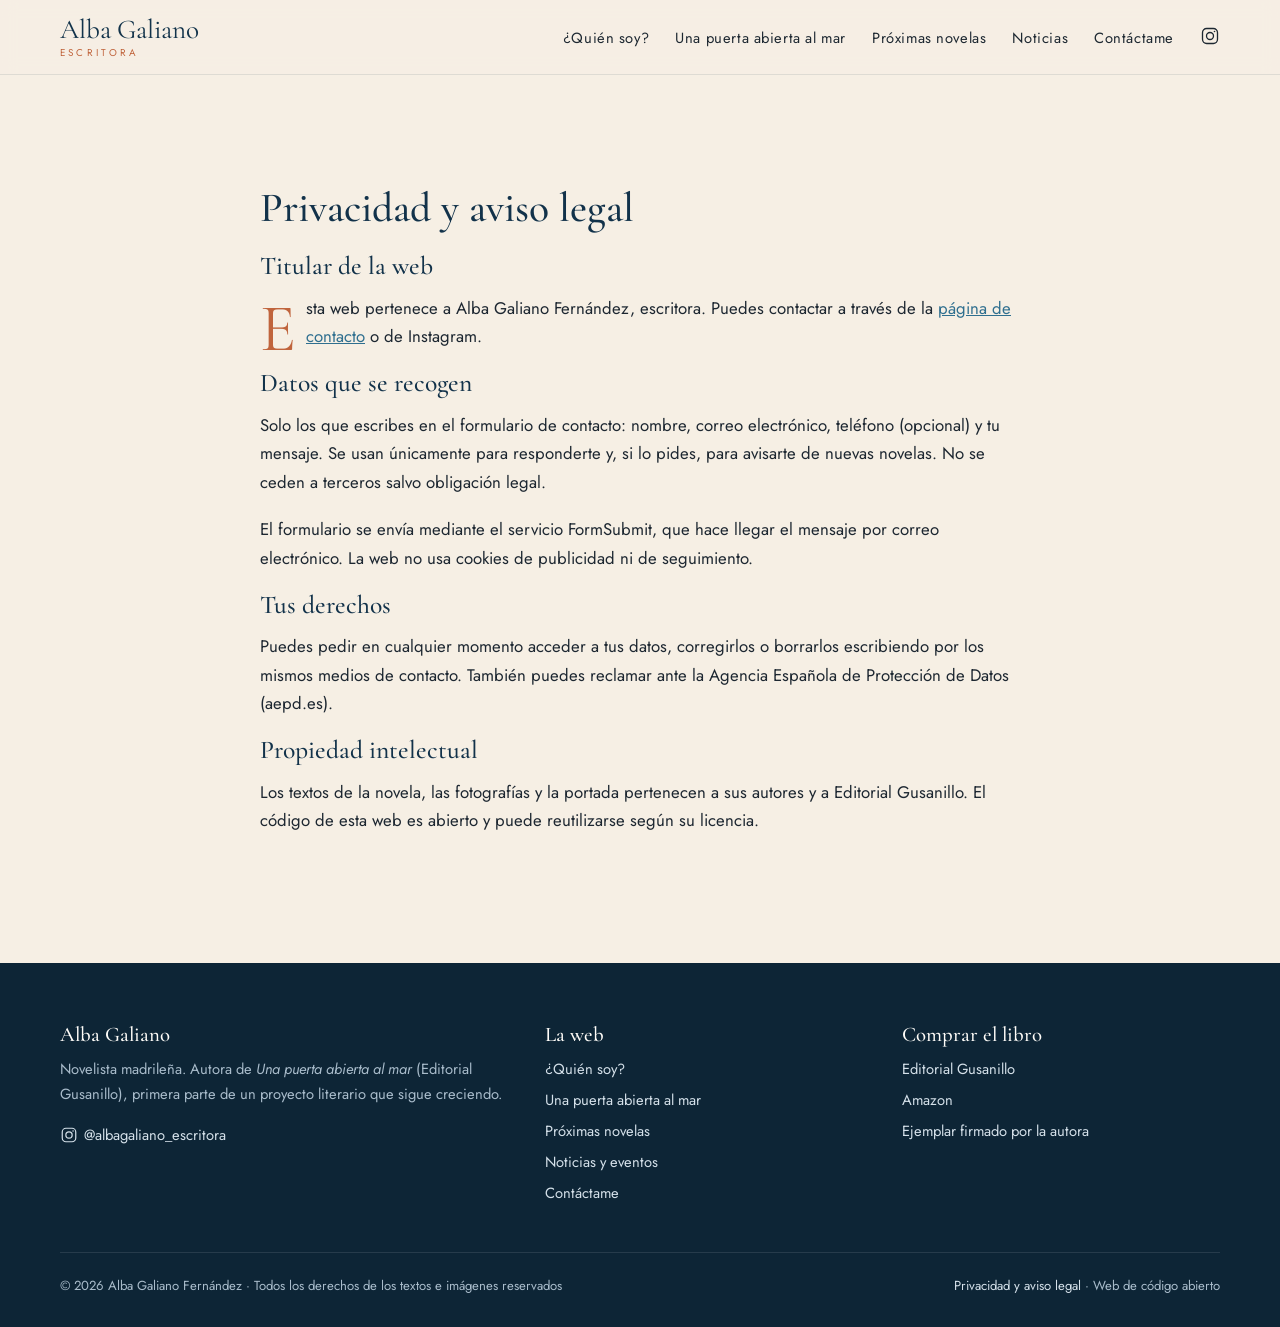
<file: privacidad.html>
<!doctype html>
<html lang="es">
<head>
  <meta charset="utf-8">
  <meta name="viewport" content="width=device-width, initial-scale=1">
  <title>Privacidad y aviso legal · Alba Galiano</title>
  <meta name="description" content="Política de privacidad y aviso legal de la web de Alba Galiano.">
  <link rel="canonical" href="https://albagalianoescritora.com/privacidad.html">
  <meta property="og:type" content="website">
  <meta property="og:locale" content="es_ES">
  <meta property="og:site_name" content="Alba Galiano · Escritora">
  <meta property="og:title" content="Privacidad y aviso legal · Alba Galiano">
  <meta property="og:description" content="Política de privacidad y aviso legal de la web de Alba Galiano.">
  <meta property="og:image" content="https://albagalianoescritora.com/img/libro-mar.jpg">
  <meta name="twitter:card" content="summary_large_image">
  <meta name="theme-color" content="#12324a">
  <link rel="icon" href="img/favicon.svg" type="image/svg+xml">
  <link rel="preconnect" href="https://fonts.googleapis.com">
  <link rel="preconnect" href="https://fonts.gstatic.com" crossorigin>
  <link href="https://fonts.googleapis.com/css2?family=Cormorant+Garamond:ital,wght@0,400;0,500;0,600;1,400;1,500&family=Jost:wght@300;400;500&display=swap" rel="stylesheet">
  <link rel="stylesheet" href="css/estilos.css">
</head>
<body>
  <header class="cabecera">
    <div class="contenedor">
      <a class="logo" href="index.html">Alba Galiano<small>Escritora</small></a>
      <button class="boton-menu" aria-label="Abrir menú" aria-expanded="false" aria-controls="menu"><svg viewBox="0 0 24 24" fill="none" stroke="currentColor" stroke-width="1.6"><path d="M4 7h16M4 12h16M4 17h16"/></svg></button>
      <ul class="menu" id="menu">
        <li><a href="quien-soy.html">¿Quién soy?</a></li>
        <li><a href="una-puerta-abierta-al-mar.html">Una puerta abierta al mar</a></li>
        <li><a href="proximas-novelas.html">Próximas novelas</a></li>
        <li><a href="noticias.html">Noticias</a></li>
        <li><a href="contacto.html">Contáctame</a></li>
        <li><a class="ig" data-instagram href="https://www.instagram.com/albagaliano_escritora/" aria-label="Instagram de Alba Galiano"><svg viewBox="0 0 24 24" fill="none" stroke="currentColor" stroke-width="1.6" aria-hidden="true"><rect x="3" y="3" width="18" height="18" rx="5"/><circle cx="12" cy="12" r="4.2"/><circle cx="17.4" cy="6.6" r="1" fill="currentColor" stroke="none"/></svg></a></li>
      </ul>
    </div>
  </header>
  <main>
    <section class="seccion">
      <div class="contenedor texto-largo">
        <h1 style="font-size:2.6rem">Privacidad y aviso legal</h1>
        <h3>Titular de la web</h3>
        <p>Esta web pertenece a Alba Galiano Fernández, escritora. Puedes contactar a través de la <a href="contacto.html">página de contacto</a> o de Instagram.</p>
        <h3>Datos que se recogen</h3>
        <p>Solo los que escribes en el formulario de contacto: nombre, correo electrónico, teléfono (opcional) y tu mensaje. Se usan únicamente para responderte y, si lo pides, para avisarte de nuevas novelas. No se ceden a terceros salvo obligación legal.</p>
        <p>El formulario se envía mediante el servicio FormSubmit, que hace llegar el mensaje por correo electrónico. La web no usa cookies de publicidad ni de seguimiento.</p>
        <h3>Tus derechos</h3>
        <p>Puedes pedir en cualquier momento acceder a tus datos, corregirlos o borrarlos escribiendo por los mismos medios de contacto. También puedes reclamar ante la Agencia Española de Protección de Datos (aepd.es).</p>
        <h3>Propiedad intelectual</h3>
        <p>Los textos de la novela, las fotografías y la portada pertenecen a sus autores y a Editorial Gusanillo. El código de esta web es abierto y puede reutilizarse según su licencia.</p>
      </div>
    </section>

  </main>
  <footer class="pie">
    <div class="contenedor">
      <div>
        <h4>Alba Galiano</h4>
        <p>Novelista madrileña. Autora de <em>Una puerta abierta al mar</em> (Editorial Gusanillo), primera parte de un proyecto literario que sigue creciendo.</p>
        <p><a data-instagram href="https://www.instagram.com/albagaliano_escritora/"><svg style="width:18px;height:18px;vertical-align:-4px;margin-right:6px" viewBox="0 0 24 24" fill="none" stroke="currentColor" stroke-width="1.6" aria-hidden="true"><rect x="3" y="3" width="18" height="18" rx="5"/><circle cx="12" cy="12" r="4.2"/><circle cx="17.4" cy="6.6" r="1" fill="currentColor" stroke="none"/></svg><span data-instagram-usuario>@albagaliano_escritora</span></a></p>
      </div>
      <div>
        <h4>La web</h4>
        <ul>
          <li><a href="quien-soy.html">¿Quién soy?</a></li>
          <li><a href="una-puerta-abierta-al-mar.html">Una puerta abierta al mar</a></li>
          <li><a href="proximas-novelas.html">Próximas novelas</a></li>
          <li><a href="noticias.html">Noticias y eventos</a></li>
          <li><a href="contacto.html">Contáctame</a></li>
        </ul>
      </div>
      <div>
        <h4>Comprar el libro</h4>
        <ul>
          <li><a data-compra-editorial href="https://editorialgusanillo.es/producto/una-puerta-abierta-al-mar/">Editorial Gusanillo</a></li>
          <li><a data-compra-amazon href="https://www.amazon.es/dp/B0HJH55ST2">Amazon</a></li>
          <li><a href="contacto.html?motivo=comprar#formulario">Ejemplar firmado por la autora</a></li>
        </ul>
      </div>
      <div class="legal">
        <span>© <span data-anio>2026</span> Alba Galiano Fernández · Todos los derechos de los textos e imágenes reservados</span>
        <span><a href="privacidad.html">Privacidad y aviso legal</a> · Web de código abierto</span>
      </div>
    </div>
  </footer>
  <script src="js/config.js"></script>
  <script src="js/main.js"></script>
</body>
</html>
</file>
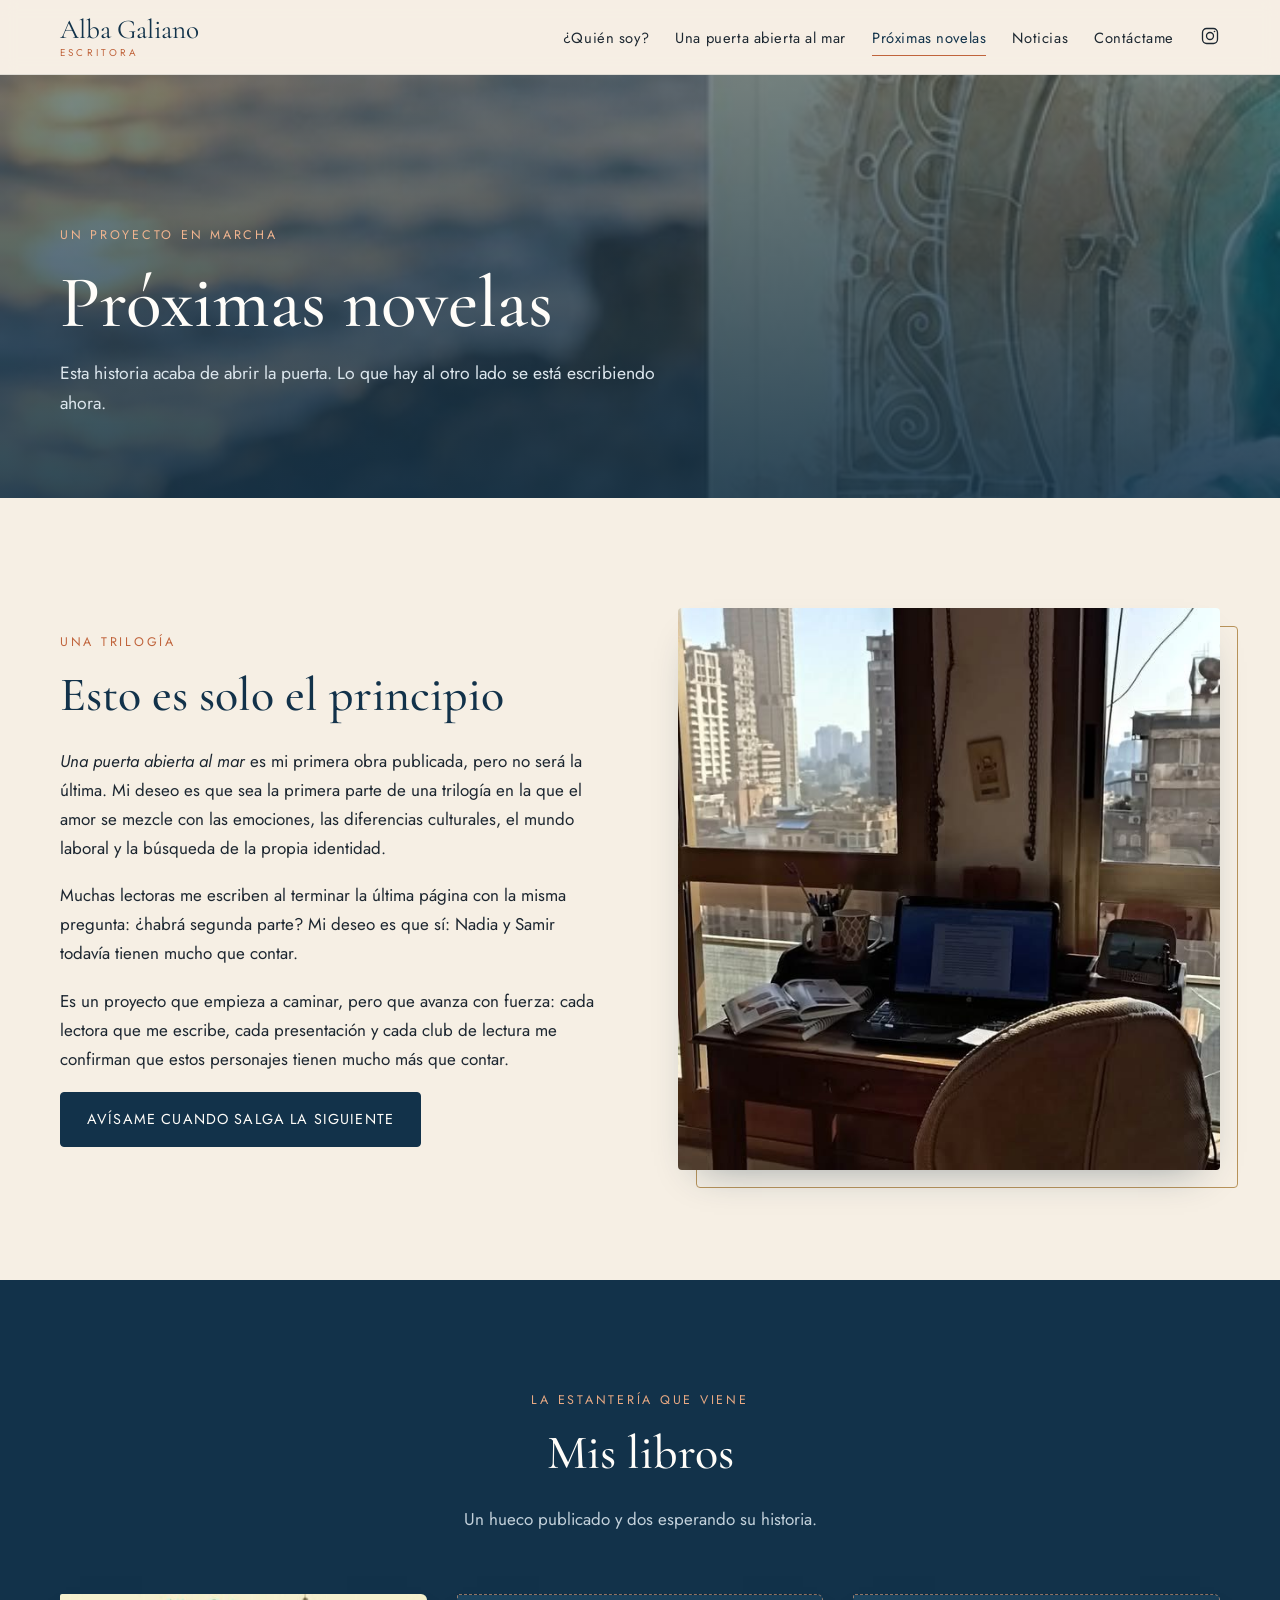
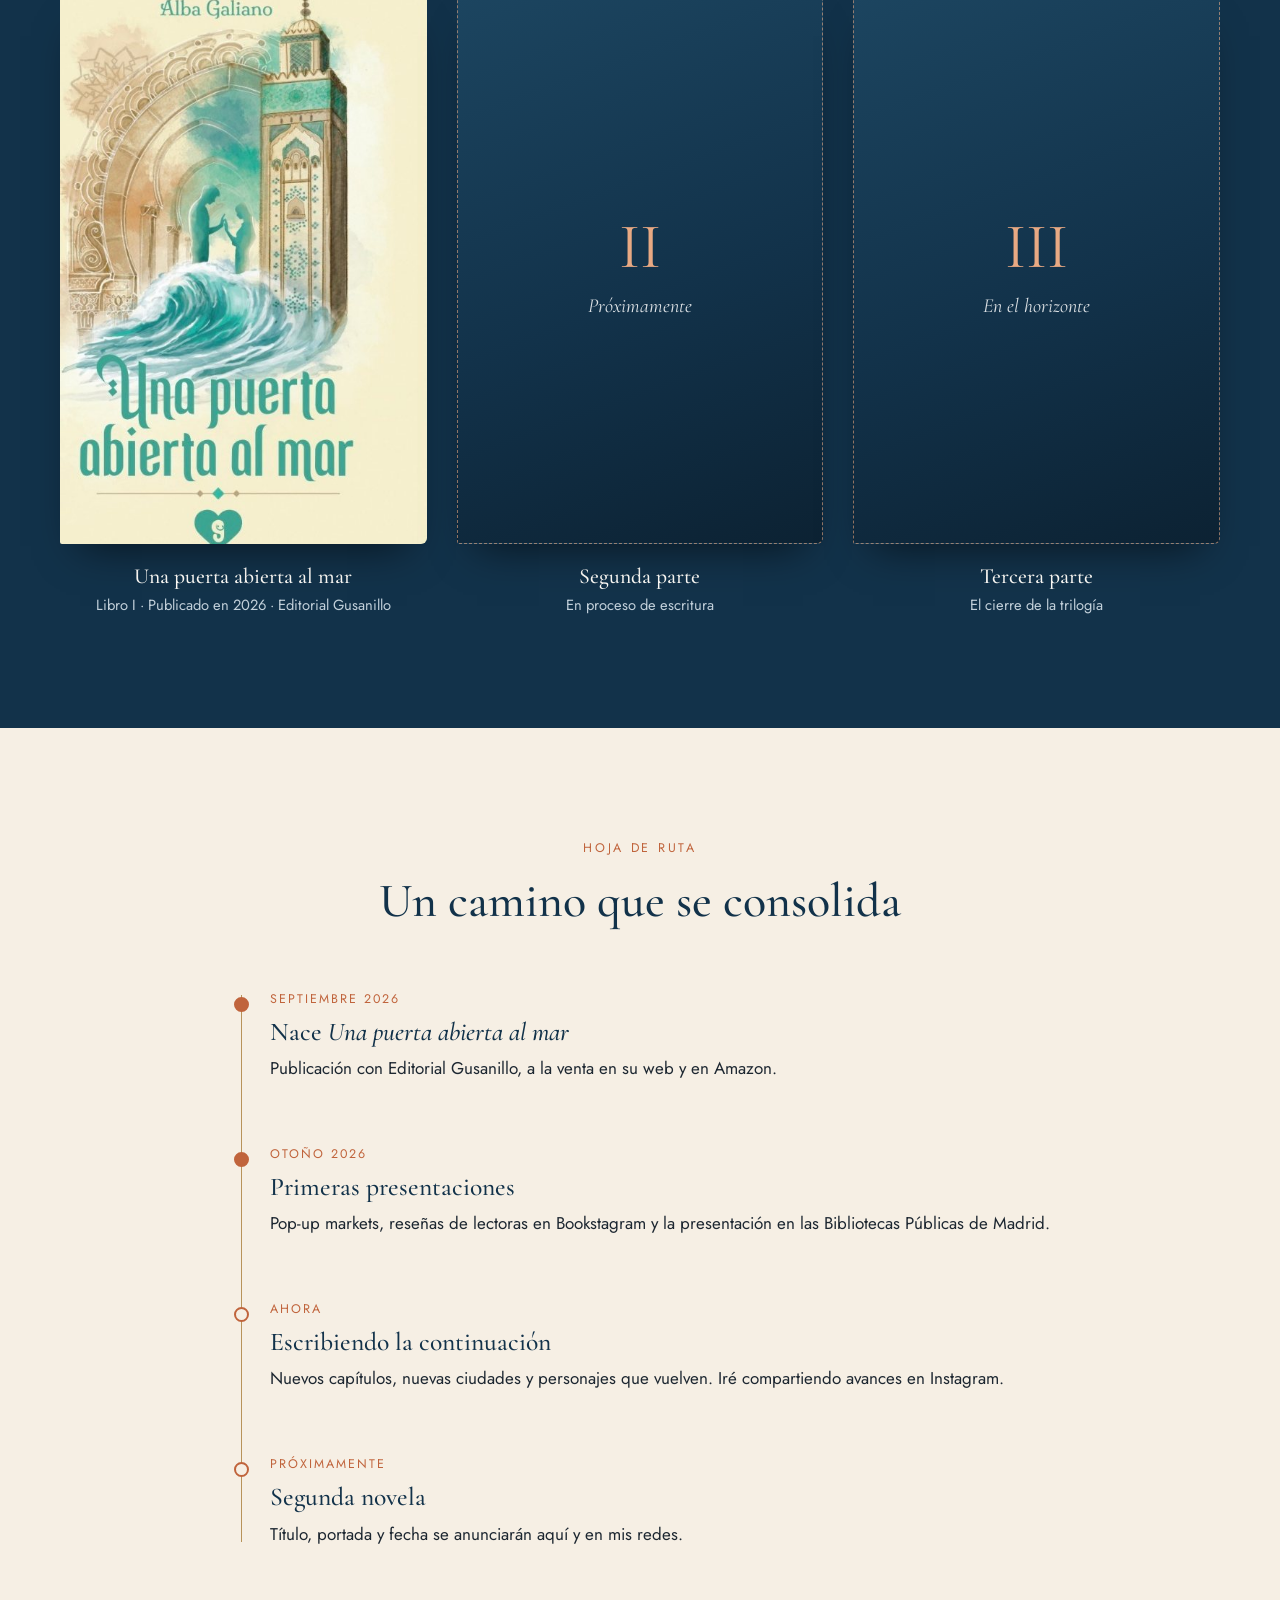
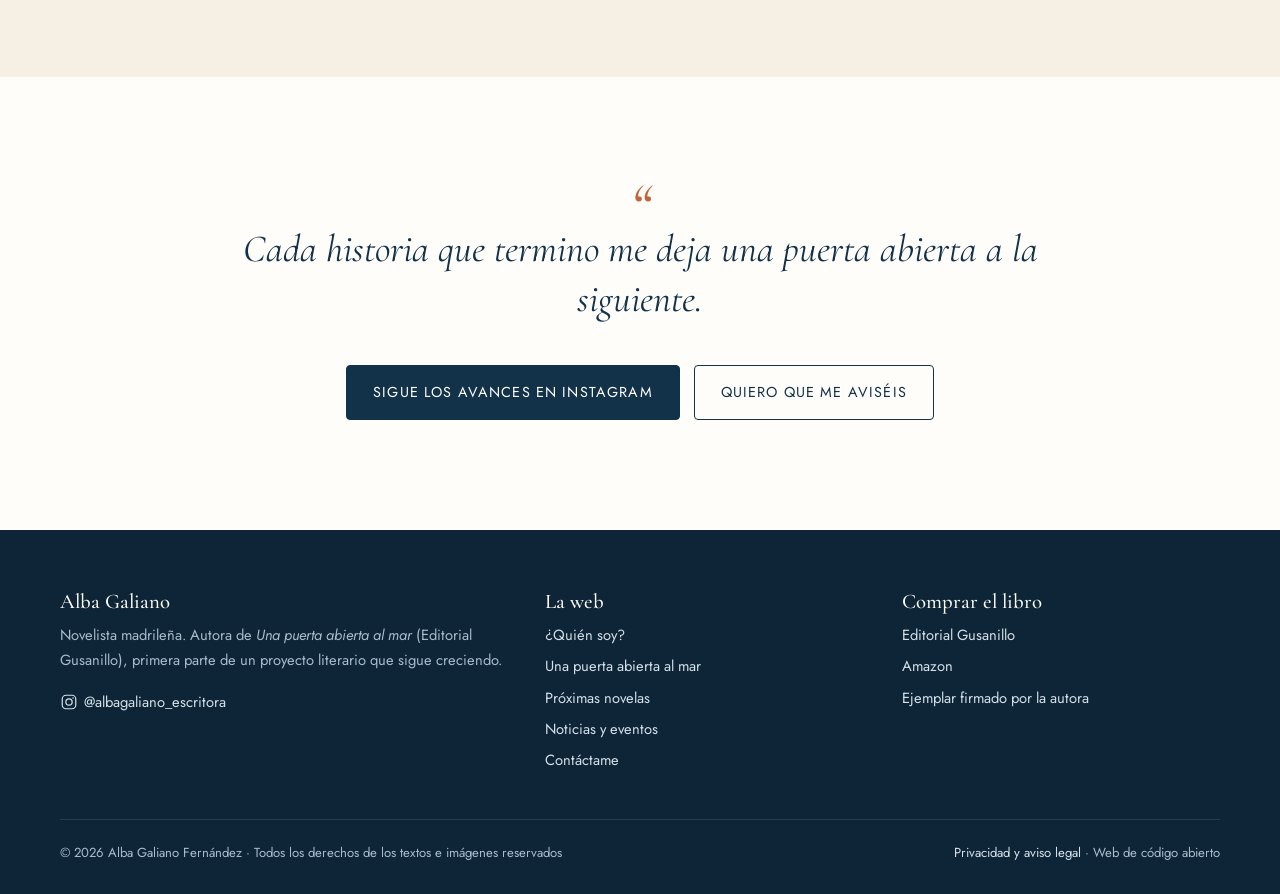
<file: proximas-novelas.html>
<!doctype html>
<html lang="es">
<head>
  <meta charset="utf-8">
  <meta name="viewport" content="width=device-width, initial-scale=1">
  <title>Próximas novelas · Alba Galiano</title>
  <meta name="description" content="El proyecto literario de Alba Galiano sigue creciendo: «Una puerta abierta al mar» es la primera parte de una trilogía. Descubre lo que viene.">
  <link rel="canonical" href="https://albagalianoescritora.com/proximas-novelas.html">
  <meta property="og:type" content="website">
  <meta property="og:locale" content="es_ES">
  <meta property="og:site_name" content="Alba Galiano · Escritora">
  <meta property="og:title" content="Próximas novelas · Alba Galiano">
  <meta property="og:description" content="El proyecto literario de Alba Galiano sigue creciendo: «Una puerta abierta al mar» es la primera parte de una trilogía. Descubre lo que viene.">
  <meta property="og:image" content="https://albagalianoescritora.com/img/libro-mar.jpg">
  <meta name="twitter:card" content="summary_large_image">
  <meta name="theme-color" content="#12324a">
  <link rel="icon" href="img/favicon.svg" type="image/svg+xml">
  <link rel="preconnect" href="https://fonts.googleapis.com">
  <link rel="preconnect" href="https://fonts.gstatic.com" crossorigin>
  <link href="https://fonts.googleapis.com/css2?family=Cormorant+Garamond:ital,wght@0,400;0,500;0,600;1,400;1,500&family=Jost:wght@300;400;500&display=swap" rel="stylesheet">
  <link rel="stylesheet" href="css/estilos.css">
</head>
<body>
  <header class="cabecera">
    <div class="contenedor">
      <a class="logo" href="index.html">Alba Galiano<small>Escritora</small></a>
      <button class="boton-menu" aria-label="Abrir menú" aria-expanded="false" aria-controls="menu"><svg viewBox="0 0 24 24" fill="none" stroke="currentColor" stroke-width="1.6"><path d="M4 7h16M4 12h16M4 17h16"/></svg></button>
      <ul class="menu" id="menu">
        <li><a href="quien-soy.html">¿Quién soy?</a></li>
        <li><a href="una-puerta-abierta-al-mar.html">Una puerta abierta al mar</a></li>
        <li><a href="proximas-novelas.html" aria-current="page">Próximas novelas</a></li>
        <li><a href="noticias.html">Noticias</a></li>
        <li><a href="contacto.html">Contáctame</a></li>
        <li><a class="ig" data-instagram href="https://www.instagram.com/albagaliano_escritora/" aria-label="Instagram de Alba Galiano"><svg viewBox="0 0 24 24" fill="none" stroke="currentColor" stroke-width="1.6" aria-hidden="true"><rect x="3" y="3" width="18" height="18" rx="5"/><circle cx="12" cy="12" r="4.2"/><circle cx="17.4" cy="6.6" r="1" fill="currentColor" stroke="none"/></svg></a></li>
      </ul>
    </div>
  </header>
  <main>
    <section class="cabecera-pagina" style="background-image:url('img/casablanca-mar.jpg')">
      <div class="contenedor">
        <span class="antetitulo">Un proyecto en marcha</span>
        <h1>Próximas novelas</h1>
        <p>Esta historia acaba de abrir la puerta. Lo que hay al otro lado se está escribiendo ahora.</p>
      </div>
    </section>

    <section class="seccion">
      <div class="contenedor dos-columnas">
        <div class="aparece">
          <span class="antetitulo">Una trilogía</span>
          <h2>Esto es solo el principio</h2>
          <p><em>Una puerta abierta al mar</em> es mi primera obra publicada, pero no será la última. Mi deseo es que sea la primera parte de una trilogía en la que el amor se mezcle con las emociones, las diferencias culturales, el mundo laboral y la búsqueda de la propia identidad.</p>
          <p>Muchas lectoras me escriben al terminar la última página con la misma pregunta: ¿habrá segunda parte? Mi deseo es que sí: Nadia y Samir todavía tienen mucho que contar.</p>
          <p>Es un proyecto que empieza a caminar, pero que avanza con fuerza: cada lectora que me escribe, cada presentación y cada club de lectura me confirman que estos personajes tienen mucho más que contar.</p>
          <a class="boton" href="contacto.html?motivo=novedades#formulario">Avísame cuando salga la siguiente</a>
        </div>
        <div class="foto-marco aparece"><img src="img/alba-3.jpg" alt="El escritorio de Alba Galiano" loading="lazy"></div>
      </div>
    </section>

    <section class="seccion oscura">
      <div class="contenedor">
        <div class="titulo-seccion aparece">
          <span class="antetitulo">La estantería que viene</span>
          <h2>Mis libros</h2>
          <p>Un hueco publicado y dos esperando su historia.</p>
        </div>
        <div class="libros">
          <div class="libro aparece">
            <div class="tapa"><img src="img/libro-portada.jpg" alt="Portada de «Una puerta abierta al mar»"></div>
            <h3>Una puerta abierta al mar</h3>
            <p>Libro I · Publicado en 2026 · Editorial Gusanillo</p>
          </div>
          <!-- Cuando haya título y portada del segundo libro, sustituye este bloque
               por uno igual al de arriba, cambiando la imagen y el texto. -->
          <div class="libro aparece">
            <div class="tapa futura"><span>II</span><em>Próximamente</em></div>
            <h3>Segunda parte</h3>
            <p>En proceso de escritura</p>
          </div>
          <div class="libro aparece">
            <div class="tapa futura"><span>III</span><em>En el horizonte</em></div>
            <h3>Tercera parte</h3>
            <p>El cierre de la trilogía</p>
          </div>
        </div>
      </div>
    </section>

    <section class="seccion">
      <div class="contenedor">
        <div class="titulo-seccion aparece">
          <span class="antetitulo">Hoja de ruta</span>
          <h2>Un camino que se consolida</h2>
        </div>
        <div class="linea-tiempo">
          <div class="hito hecho aparece">
            <span class="fecha">Septiembre 2026</span>
            <h3>Nace <em>Una puerta abierta al mar</em></h3>
            <p>Publicación con Editorial Gusanillo, a la venta en su web y en Amazon.</p>
          </div>
          <div class="hito hecho aparece">
            <span class="fecha">Otoño 2026</span>
            <h3>Primeras presentaciones</h3>
            <p>Pop-up markets, reseñas de lectoras en Bookstagram y la presentación en las Bibliotecas Públicas de Madrid.</p>
          </div>
          <div class="hito aparece">
            <span class="fecha">Ahora</span>
            <h3>Escribiendo la continuación</h3>
            <p>Nuevos capítulos, nuevas ciudades y personajes que vuelven. Iré compartiendo avances en Instagram.</p>
          </div>
          <div class="hito aparece">
            <span class="fecha">Próximamente</span>
            <h3>Segunda novela</h3>
            <p>Título, portada y fecha se anunciarán aquí y en mis redes.</p>
          </div>
        </div>
      </div>
    </section>

    <section class="seccion blanca">
      <div class="contenedor centrado aparece">
        <p class="cita">Cada historia que termino me deja una puerta abierta a la siguiente.</p>
        <div class="botones mt" style="justify-content:center">
          <a class="boton" data-instagram href="https://www.instagram.com/albagaliano_escritora/">Sigue los avances en Instagram</a>
          <a class="boton claro" href="contacto.html?motivo=novedades#formulario">Quiero que me aviséis</a>
        </div>
      </div>
    </section>

  </main>
  <footer class="pie">
    <div class="contenedor">
      <div>
        <h4>Alba Galiano</h4>
        <p>Novelista madrileña. Autora de <em>Una puerta abierta al mar</em> (Editorial Gusanillo), primera parte de un proyecto literario que sigue creciendo.</p>
        <p><a data-instagram href="https://www.instagram.com/albagaliano_escritora/"><svg style="width:18px;height:18px;vertical-align:-4px;margin-right:6px" viewBox="0 0 24 24" fill="none" stroke="currentColor" stroke-width="1.6" aria-hidden="true"><rect x="3" y="3" width="18" height="18" rx="5"/><circle cx="12" cy="12" r="4.2"/><circle cx="17.4" cy="6.6" r="1" fill="currentColor" stroke="none"/></svg><span data-instagram-usuario>@albagaliano_escritora</span></a></p>
      </div>
      <div>
        <h4>La web</h4>
        <ul>
          <li><a href="quien-soy.html">¿Quién soy?</a></li>
          <li><a href="una-puerta-abierta-al-mar.html">Una puerta abierta al mar</a></li>
          <li><a href="proximas-novelas.html">Próximas novelas</a></li>
          <li><a href="noticias.html">Noticias y eventos</a></li>
          <li><a href="contacto.html">Contáctame</a></li>
        </ul>
      </div>
      <div>
        <h4>Comprar el libro</h4>
        <ul>
          <li><a data-compra-editorial href="https://editorialgusanillo.es/producto/una-puerta-abierta-al-mar/">Editorial Gusanillo</a></li>
          <li><a data-compra-amazon href="https://www.amazon.es/dp/B0HJH55ST2">Amazon</a></li>
          <li><a href="contacto.html?motivo=comprar#formulario">Ejemplar firmado por la autora</a></li>
        </ul>
      </div>
      <div class="legal">
        <span>© <span data-anio>2026</span> Alba Galiano Fernández · Todos los derechos de los textos e imágenes reservados</span>
        <span><a href="privacidad.html">Privacidad y aviso legal</a> · Web de código abierto</span>
      </div>
    </div>
  </footer>
  <script src="js/config.js"></script>
  <script src="js/main.js"></script>
</body>
</html>
</file>
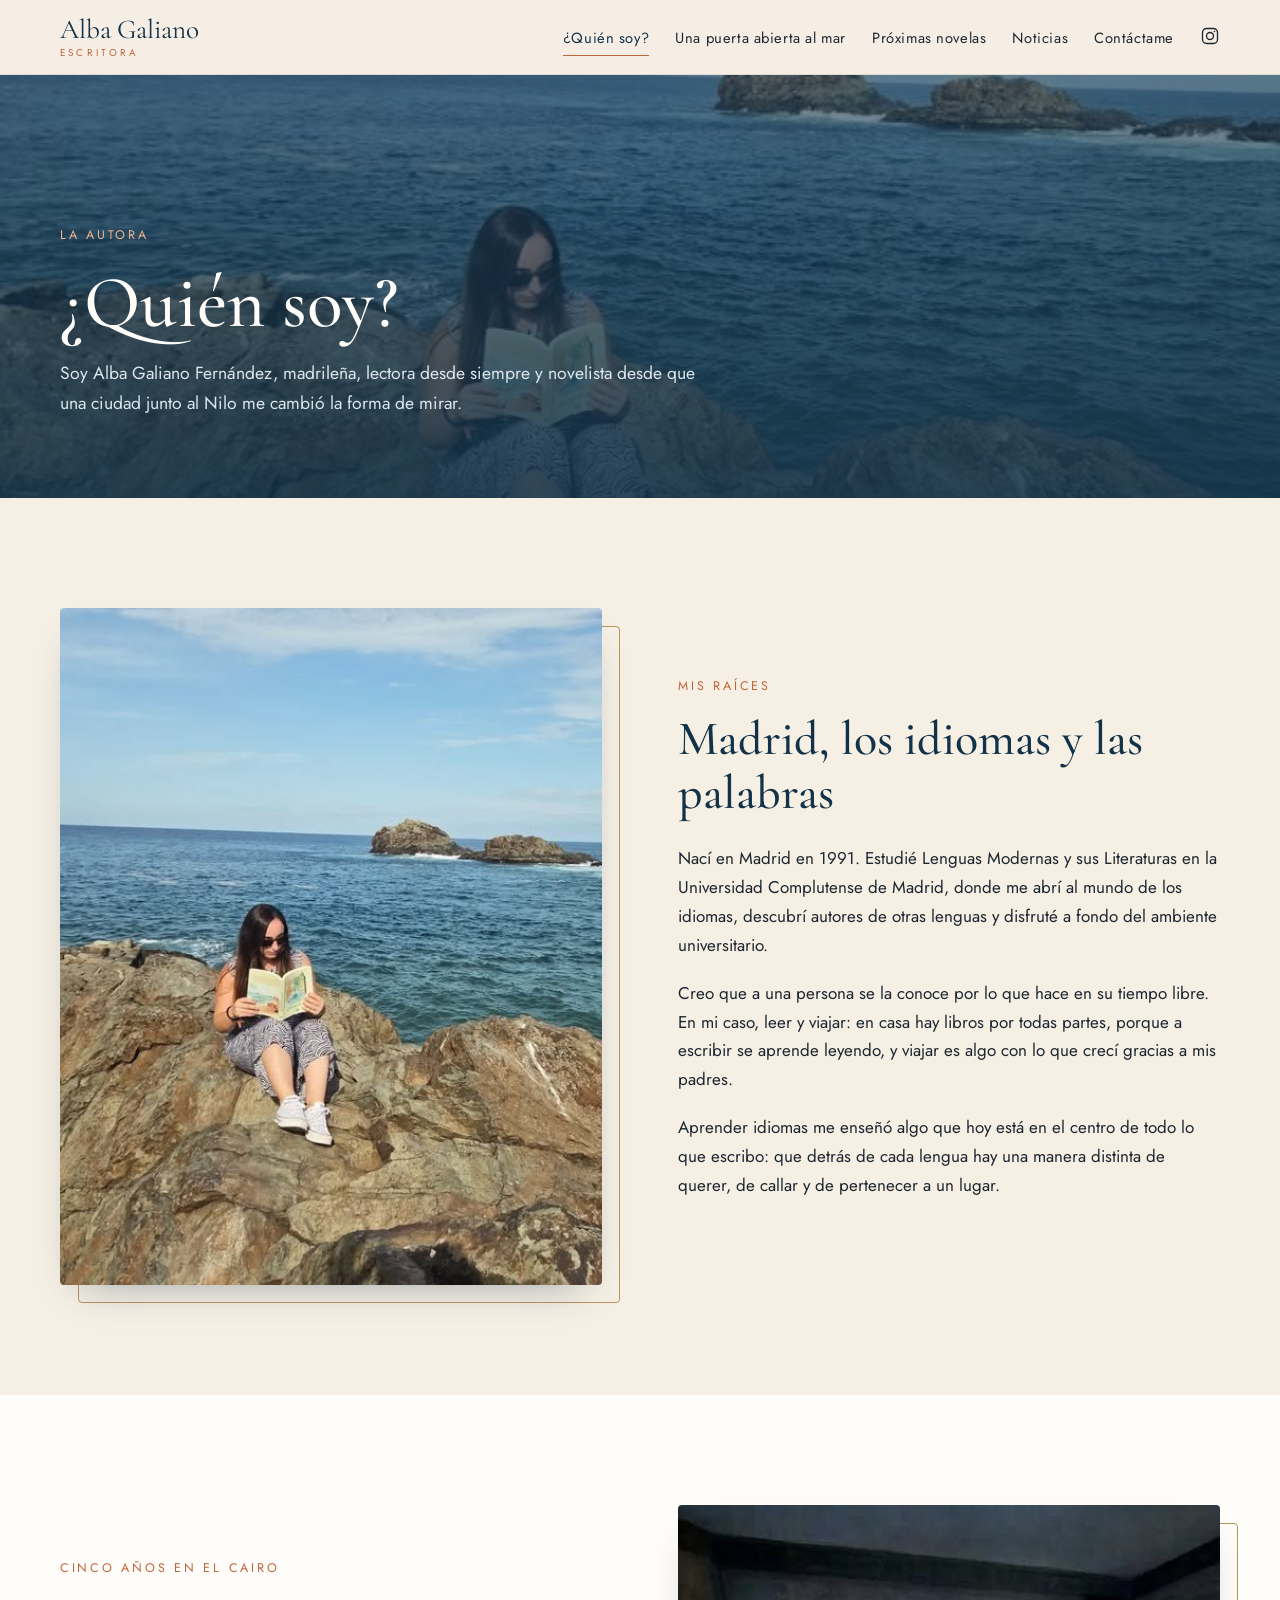
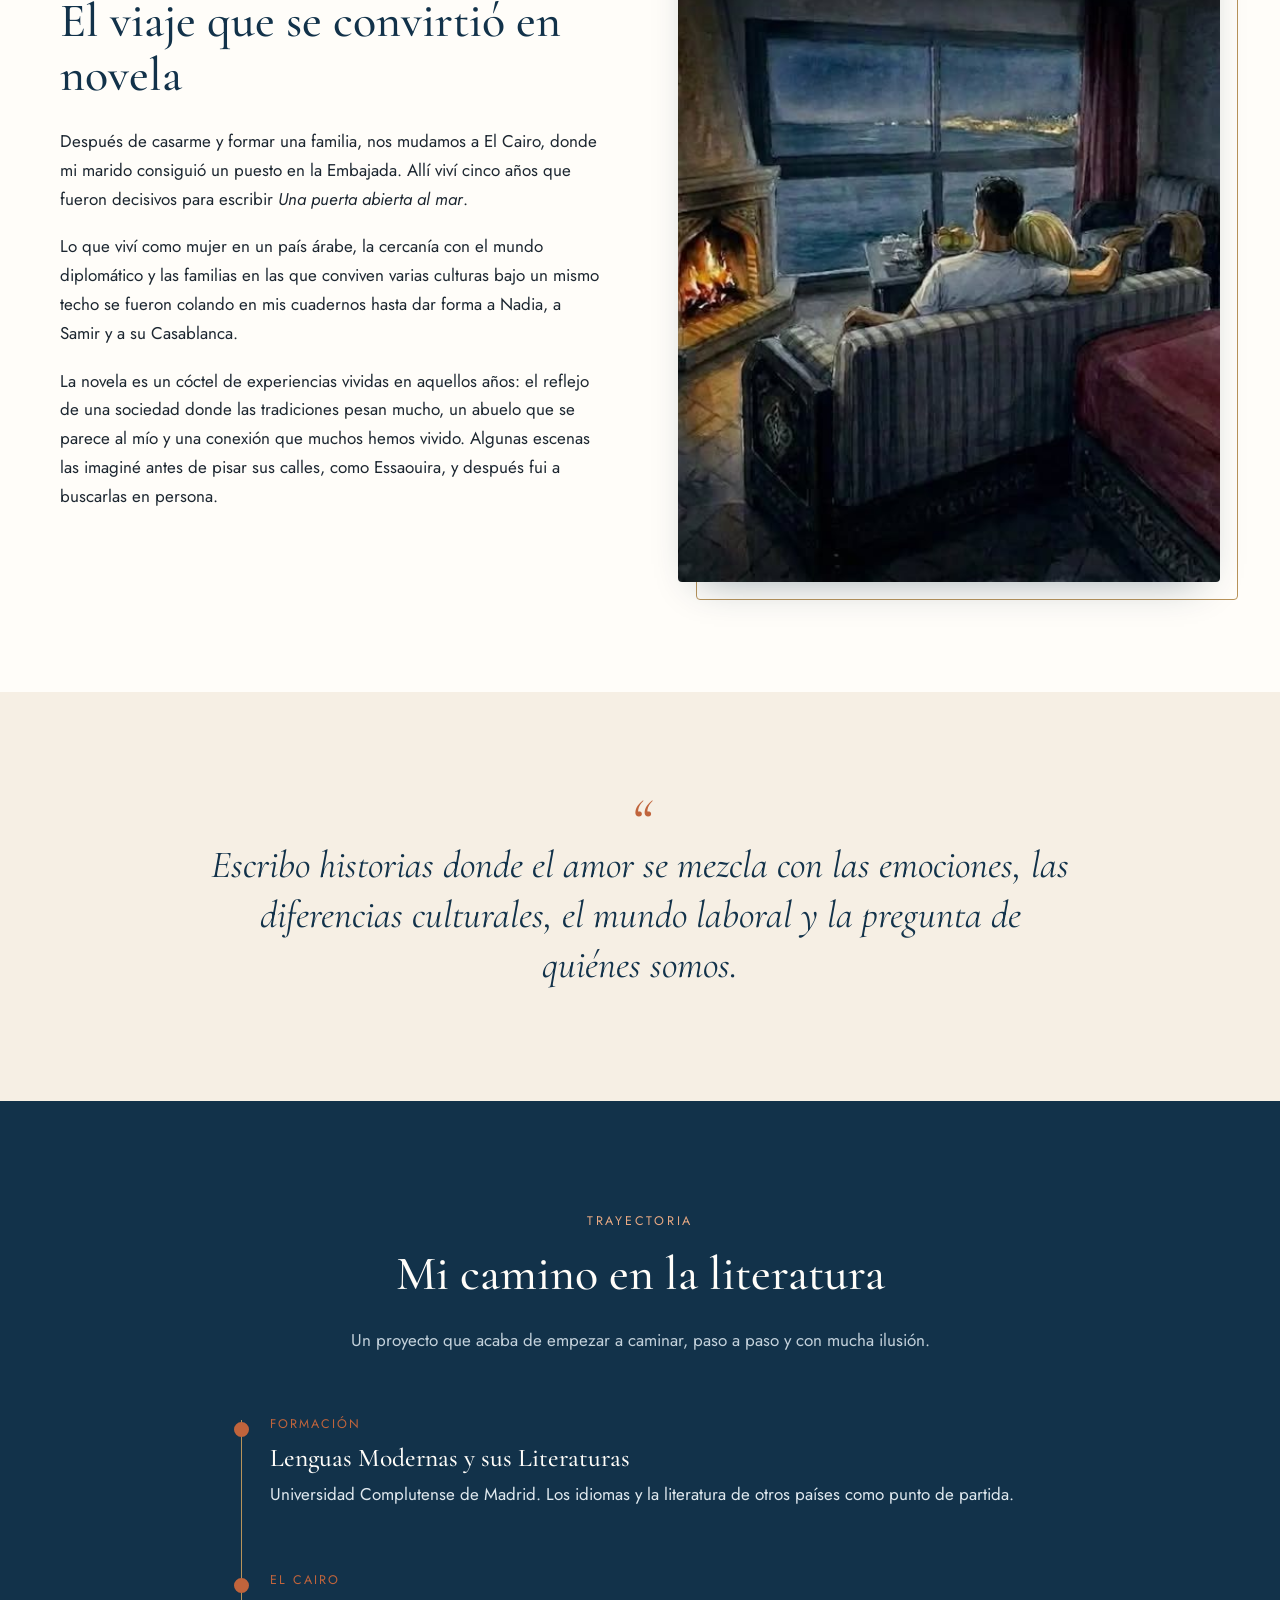
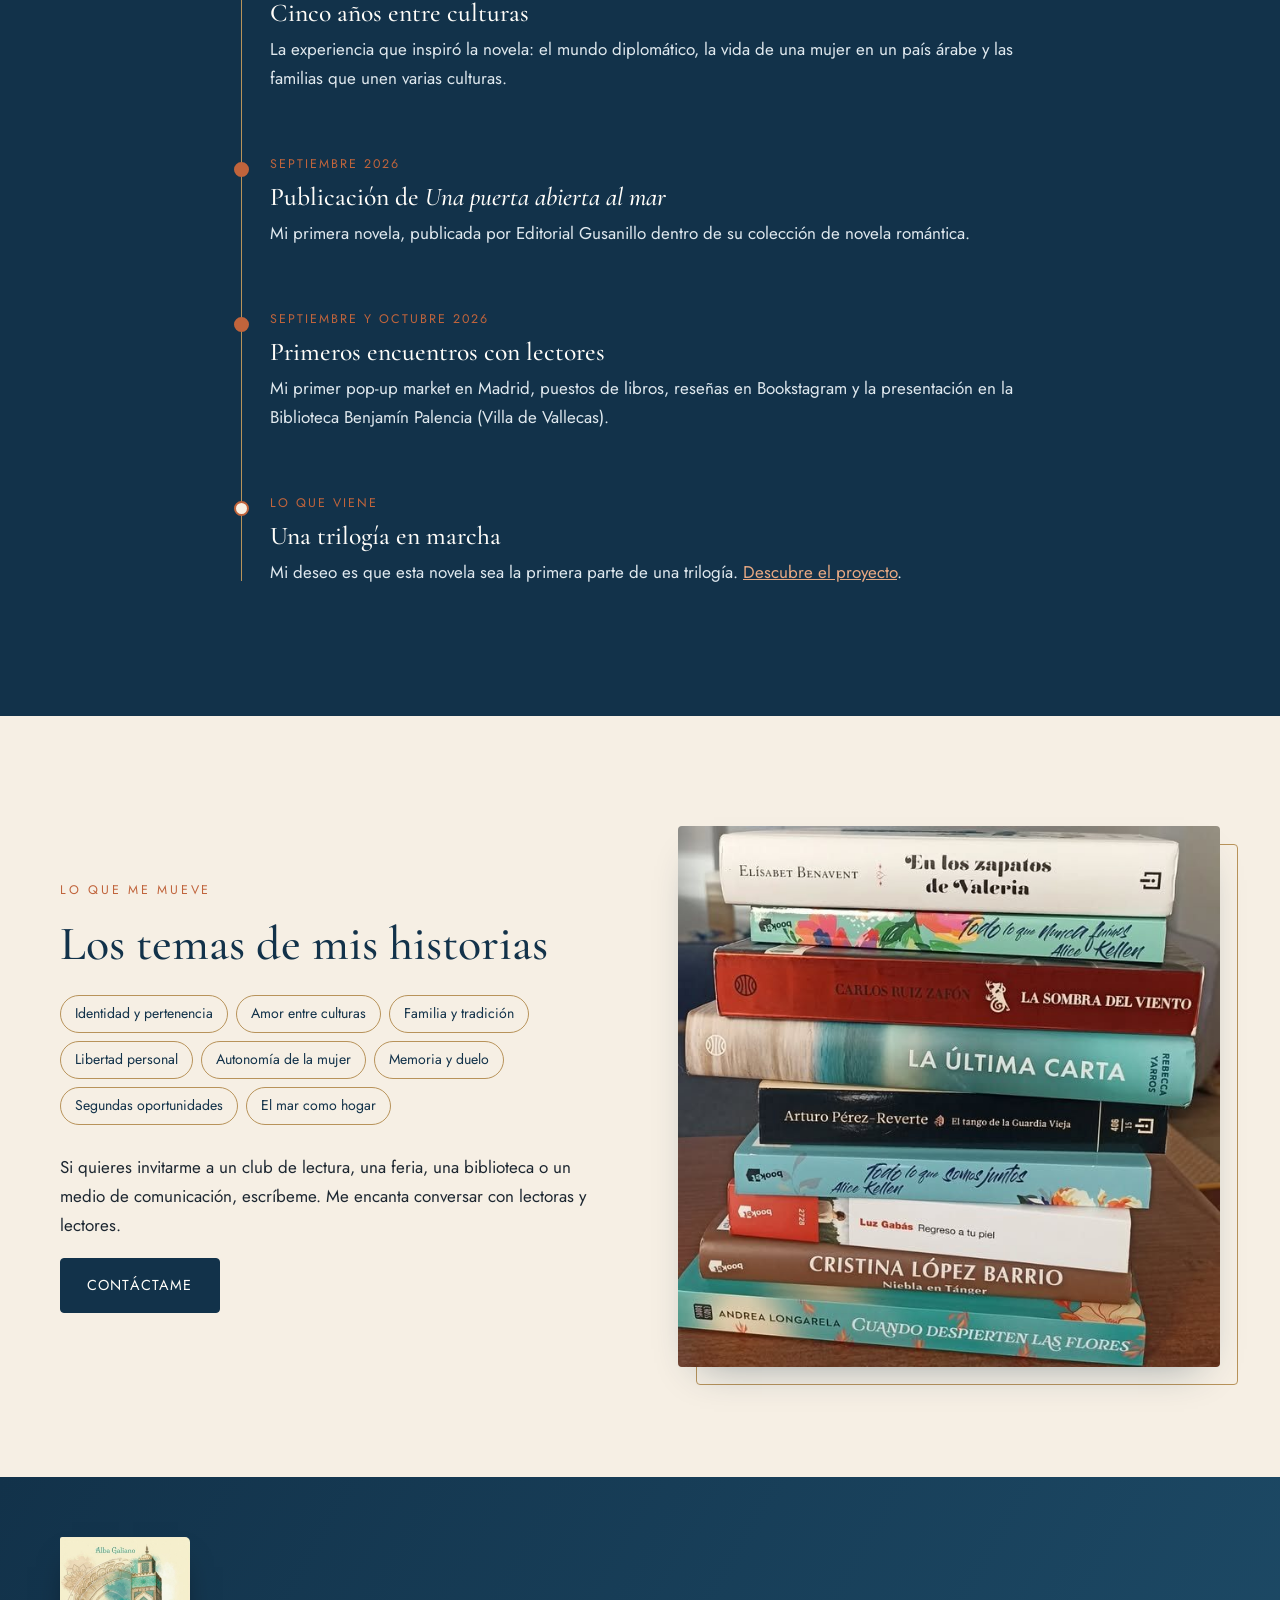
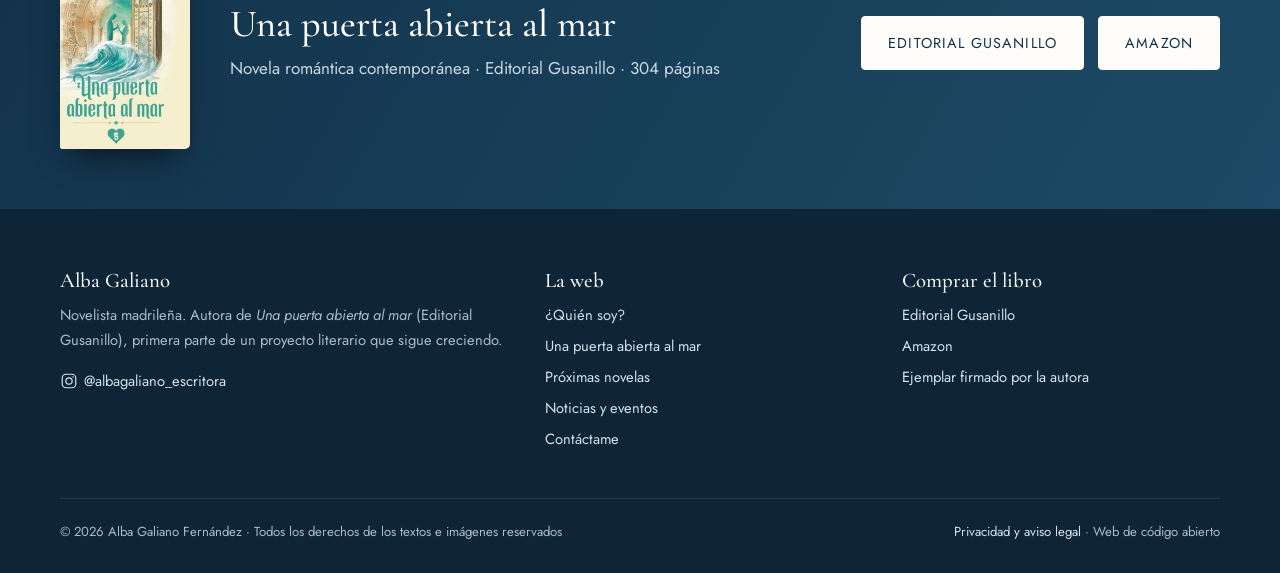
<file: quien-soy.html>
<!doctype html>
<html lang="es">
<head>
  <meta charset="utf-8">
  <meta name="viewport" content="width=device-width, initial-scale=1">
  <title>¿Quién soy? · Alba Galiano, escritora</title>
  <meta name="description" content="Alba Galiano Fernández, novelista madrileña licenciada en Lenguas Modernas por la Complutense. Su etapa en El Cairo inspiró su primera novela, «Una puerta abierta al mar».">
  <link rel="canonical" href="https://albagalianoescritora.com/quien-soy.html">
  <meta property="og:type" content="website">
  <meta property="og:locale" content="es_ES">
  <meta property="og:site_name" content="Alba Galiano · Escritora">
  <meta property="og:title" content="¿Quién soy? · Alba Galiano, escritora">
  <meta property="og:description" content="Alba Galiano Fernández, novelista madrileña licenciada en Lenguas Modernas por la Complutense. Su etapa en El Cairo inspiró su primera novela, «Una puerta abierta al mar».">
  <meta property="og:image" content="https://albagalianoescritora.com/img/alba-retrato.jpg">
  <meta name="twitter:card" content="summary_large_image">
  <meta name="theme-color" content="#12324a">
  <link rel="icon" href="img/favicon.svg" type="image/svg+xml">
  <link rel="preconnect" href="https://fonts.googleapis.com">
  <link rel="preconnect" href="https://fonts.gstatic.com" crossorigin>
  <link href="https://fonts.googleapis.com/css2?family=Cormorant+Garamond:ital,wght@0,400;0,500;0,600;1,400;1,500&family=Jost:wght@300;400;500&display=swap" rel="stylesheet">
  <link rel="stylesheet" href="css/estilos.css">
</head>
<body>
  <header class="cabecera">
    <div class="contenedor">
      <a class="logo" href="index.html">Alba Galiano<small>Escritora</small></a>
      <button class="boton-menu" aria-label="Abrir menú" aria-expanded="false" aria-controls="menu"><svg viewBox="0 0 24 24" fill="none" stroke="currentColor" stroke-width="1.6"><path d="M4 7h16M4 12h16M4 17h16"/></svg></button>
      <ul class="menu" id="menu">
        <li><a href="quien-soy.html" aria-current="page">¿Quién soy?</a></li>
        <li><a href="una-puerta-abierta-al-mar.html">Una puerta abierta al mar</a></li>
        <li><a href="proximas-novelas.html">Próximas novelas</a></li>
        <li><a href="noticias.html">Noticias</a></li>
        <li><a href="contacto.html">Contáctame</a></li>
        <li><a class="ig" data-instagram href="https://www.instagram.com/albagaliano_escritora/" aria-label="Instagram de Alba Galiano"><svg viewBox="0 0 24 24" fill="none" stroke="currentColor" stroke-width="1.6" aria-hidden="true"><rect x="3" y="3" width="18" height="18" rx="5"/><circle cx="12" cy="12" r="4.2"/><circle cx="17.4" cy="6.6" r="1" fill="currentColor" stroke="none"/></svg></a></li>
      </ul>
    </div>
  </header>
  <main>
    <section class="cabecera-pagina" style="background-image:url('img/alba-cabecera.jpg')">
      <div class="contenedor">
        <span class="antetitulo">La autora</span>
        <h1>¿Quién soy?</h1>
        <p>Soy Alba Galiano Fernández, madrileña, lectora desde siempre y novelista desde que una ciudad junto al Nilo me cambió la forma de mirar.</p>
      </div>
    </section>

    <section class="seccion">
      <div class="contenedor dos-columnas">
        <div class="foto-marco aparece"><img src="img/alba-retrato.jpg" alt="Retrato de Alba Galiano" style="aspect-ratio:4/5"></div>
        <div class="aparece">
          <span class="antetitulo">Mis raíces</span>
          <h2>Madrid, los idiomas y las palabras</h2>
          <p>Nací en Madrid en 1991. Estudié Lenguas Modernas y sus Literaturas en la Universidad Complutense de Madrid, donde me abrí al mundo de los idiomas, descubrí autores de otras lenguas y disfruté a fondo del ambiente universitario.</p>
          <p>Creo que a una persona se la conoce por lo que hace en su tiempo libre. En mi caso, leer y viajar: en casa hay libros por todas partes, porque a escribir se aprende leyendo, y viajar es algo con lo que crecí gracias a mis padres.</p>
          <p>Aprender idiomas me enseñó algo que hoy está en el centro de todo lo que escribo: que detrás de cada lengua hay una manera distinta de querer, de callar y de pertenecer a un lugar.</p>
        </div>
      </div>
    </section>

    <section class="seccion blanca">
      <div class="contenedor dos-columnas invertidas">
        <div class="foto-marco aparece"><img src="img/ig-6.jpg" alt="Ilustración de Nadia y Samir en Essaouira" style="aspect-ratio:4/5"></div>
        <div class="aparece">
          <span class="antetitulo">Cinco años en El Cairo</span>
          <h2>El viaje que se convirtió en novela</h2>
          <p>Después de casarme y formar una familia, nos mudamos a El Cairo, donde mi marido consiguió un puesto en la Embajada. Allí viví cinco años que fueron decisivos para escribir <em>Una puerta abierta al mar</em>.</p>
          <p>Lo que viví como mujer en un país árabe, la cercanía con el mundo diplomático y las familias en las que conviven varias culturas bajo un mismo techo se fueron colando en mis cuadernos hasta dar forma a Nadia, a Samir y a su Casablanca.</p>
          <p>La novela es un cóctel de experiencias vividas en aquellos años: el reflejo de una sociedad donde las tradiciones pesan mucho, un abuelo que se parece al mío y una conexión que muchos hemos vivido. Algunas escenas las imaginé antes de pisar sus calles, como Essaouira, y después fui a buscarlas en persona.</p>
        </div>
      </div>
    </section>

    <section class="seccion">
      <div class="contenedor">
        <p class="cita aparece">Escribo historias donde el amor se mezcla con las emociones, las diferencias culturales, el mundo laboral y la pregunta de quiénes somos.</p>
      </div>
    </section>

    <section class="seccion oscura">
      <div class="contenedor">
        <div class="titulo-seccion aparece">
          <span class="antetitulo">Trayectoria</span>
          <h2>Mi camino en la literatura</h2>
          <p>Un proyecto que acaba de empezar a caminar, paso a paso y con mucha ilusión.</p>
        </div>
        <div class="linea-tiempo">
          <div class="hito hecho aparece">
            <span class="fecha">Formación</span>
            <h3>Lenguas Modernas y sus Literaturas</h3>
            <p>Universidad Complutense de Madrid. Los idiomas y la literatura de otros países como punto de partida.</p>
          </div>
          <div class="hito hecho aparece">
            <span class="fecha">El Cairo</span>
            <h3>Cinco años entre culturas</h3>
            <p>La experiencia que inspiró la novela: el mundo diplomático, la vida de una mujer en un país árabe y las familias que unen varias culturas.</p>
          </div>
          <div class="hito hecho aparece">
            <span class="fecha">Septiembre 2026</span>
            <h3>Publicación de <em>Una puerta abierta al mar</em></h3>
            <p>Mi primera novela, publicada por Editorial Gusanillo dentro de su colección de novela romántica.</p>
          </div>
          <div class="hito hecho aparece">
            <span class="fecha">Septiembre y octubre 2026</span>
            <h3>Primeros encuentros con lectores</h3>
            <p>Mi primer pop-up market en Madrid, puestos de libros, reseñas en Bookstagram y la presentación en la Biblioteca Benjamín Palencia (Villa de Vallecas).</p>
          </div>
          <div class="hito aparece">
            <span class="fecha">Lo que viene</span>
            <h3>Una trilogía en marcha</h3>
            <p>Mi deseo es que esta novela sea la primera parte de una trilogía. <a href="proximas-novelas.html" style="color:#e8a983">Descubre el proyecto</a>.</p>
          </div>
        </div>
      </div>
    </section>

    <section class="seccion">
      <div class="contenedor dos-columnas">
        <div class="aparece">
          <span class="antetitulo">Lo que me mueve</span>
          <h2>Los temas de mis historias</h2>
          <ul class="etiquetas" style="margin:20px 0 28px">
            <li>Identidad y pertenencia</li><li>Amor entre culturas</li><li>Familia y tradición</li>
            <li>Libertad personal</li><li>Autonomía de la mujer</li><li>Memoria y duelo</li>
            <li>Segundas oportunidades</li><li>El mar como hogar</li>
          </ul>
          <p>Si quieres invitarme a un club de lectura, una feria, una biblioteca o un medio de comunicación, escríbeme. Me encanta conversar con lectoras y lectores.</p>
          <a class="boton" href="contacto.html">Contáctame</a>
        </div>
        <div class="foto-marco aparece"><img src="img/ig-7.jpg" alt="Novelas favoritas de Alba Galiano" loading="lazy"></div>
      </div>
    </section>

    <section class="banda-compra">
      <div class="contenedor">
        <img src="img/libro-portada.jpg" alt="Portada de «Una puerta abierta al mar»" loading="lazy">
        <div>
          <h2>Una puerta abierta al mar</h2>
          <p>Novela romántica contemporánea · Editorial Gusanillo · 304 páginas</p>
        </div>
        <div class="botones">
          <a class="boton sobre-oscuro" data-compra-editorial href="https://editorialgusanillo.es/producto/una-puerta-abierta-al-mar/">Editorial Gusanillo</a>
          <a class="boton sobre-oscuro" data-compra-amazon href="https://www.amazon.es/dp/B0HJH55ST2">Amazon</a>
        </div>
      </div>
    </section>

  </main>
  <footer class="pie">
    <div class="contenedor">
      <div>
        <h4>Alba Galiano</h4>
        <p>Novelista madrileña. Autora de <em>Una puerta abierta al mar</em> (Editorial Gusanillo), primera parte de un proyecto literario que sigue creciendo.</p>
        <p><a data-instagram href="https://www.instagram.com/albagaliano_escritora/"><svg style="width:18px;height:18px;vertical-align:-4px;margin-right:6px" viewBox="0 0 24 24" fill="none" stroke="currentColor" stroke-width="1.6" aria-hidden="true"><rect x="3" y="3" width="18" height="18" rx="5"/><circle cx="12" cy="12" r="4.2"/><circle cx="17.4" cy="6.6" r="1" fill="currentColor" stroke="none"/></svg><span data-instagram-usuario>@albagaliano_escritora</span></a></p>
      </div>
      <div>
        <h4>La web</h4>
        <ul>
          <li><a href="quien-soy.html">¿Quién soy?</a></li>
          <li><a href="una-puerta-abierta-al-mar.html">Una puerta abierta al mar</a></li>
          <li><a href="proximas-novelas.html">Próximas novelas</a></li>
          <li><a href="noticias.html">Noticias y eventos</a></li>
          <li><a href="contacto.html">Contáctame</a></li>
        </ul>
      </div>
      <div>
        <h4>Comprar el libro</h4>
        <ul>
          <li><a data-compra-editorial href="https://editorialgusanillo.es/producto/una-puerta-abierta-al-mar/">Editorial Gusanillo</a></li>
          <li><a data-compra-amazon href="https://www.amazon.es/dp/B0HJH55ST2">Amazon</a></li>
          <li><a href="contacto.html?motivo=comprar#formulario">Ejemplar firmado por la autora</a></li>
        </ul>
      </div>
      <div class="legal">
        <span>© <span data-anio>2026</span> Alba Galiano Fernández · Todos los derechos de los textos e imágenes reservados</span>
        <span><a href="privacidad.html">Privacidad y aviso legal</a> · Web de código abierto</span>
      </div>
    </div>
  </footer>
  <script src="js/config.js"></script>
  <script src="js/main.js"></script>
</body>
</html>
</file>
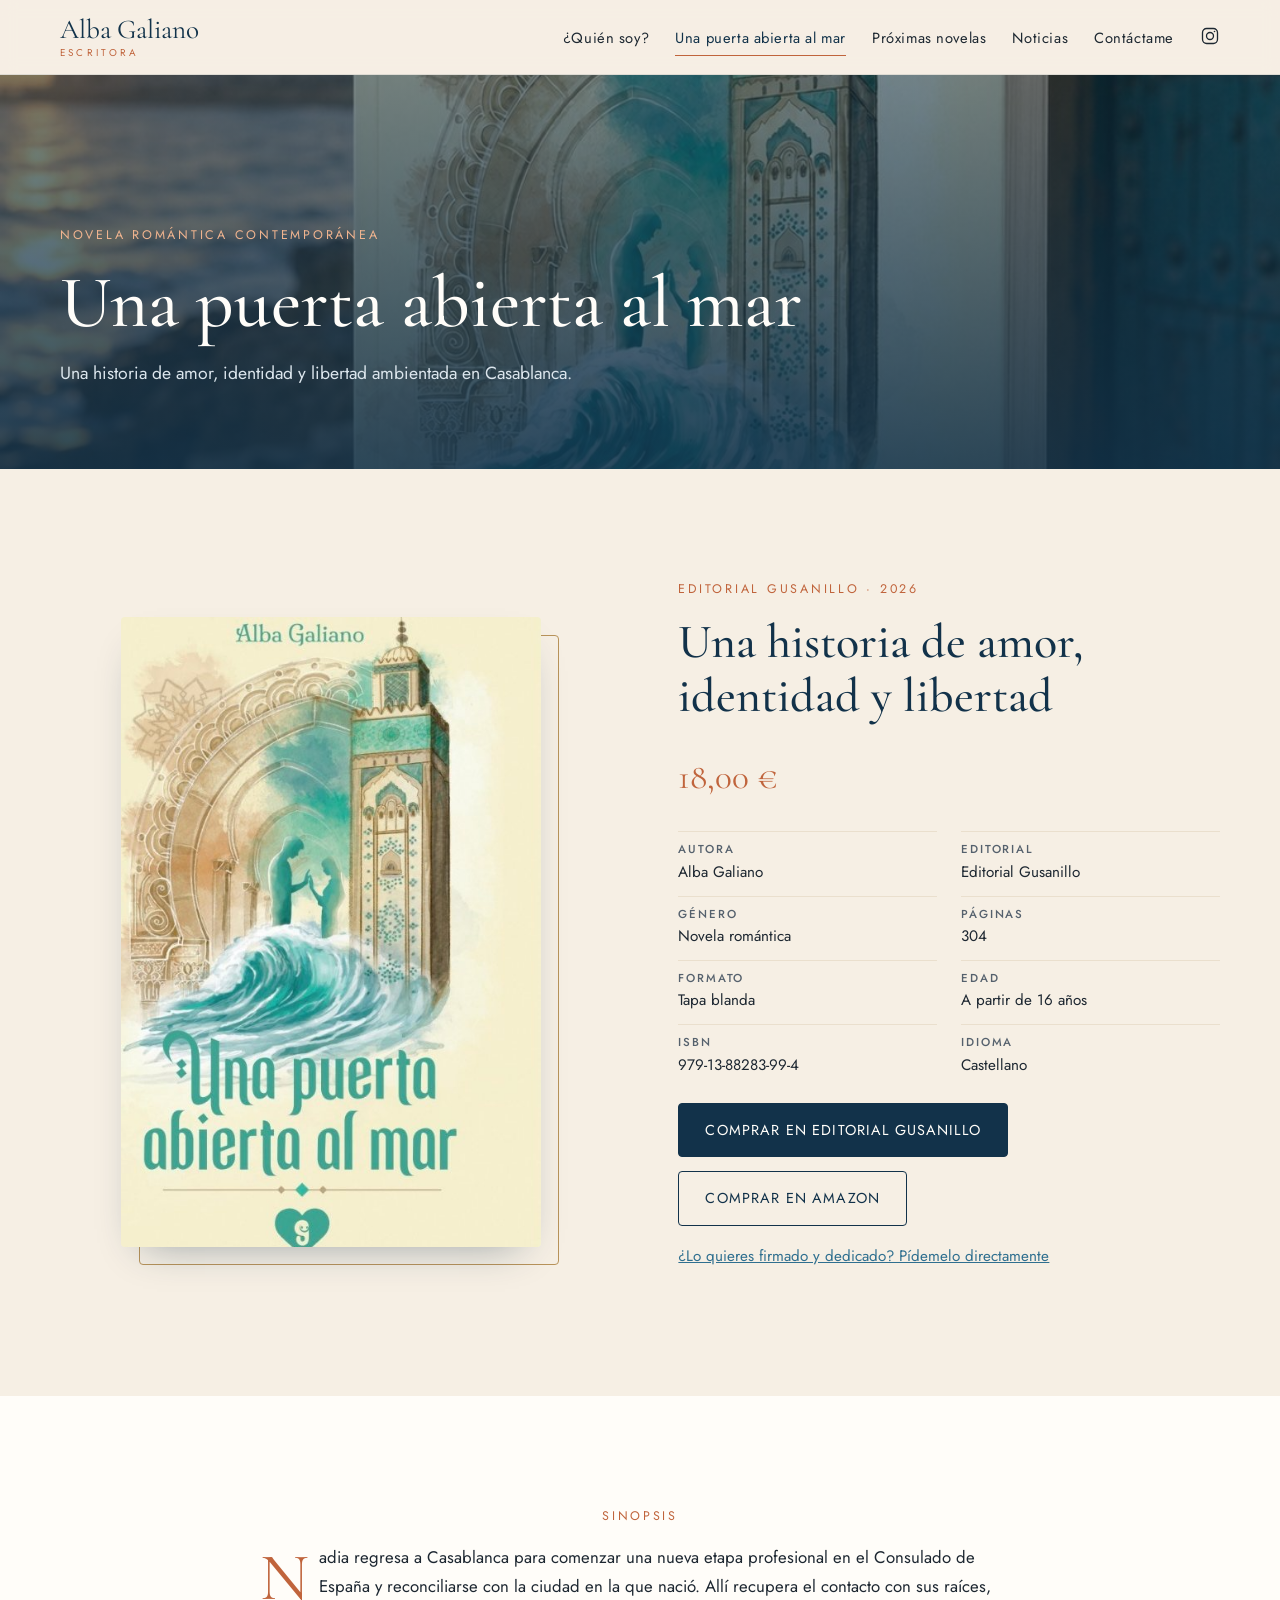
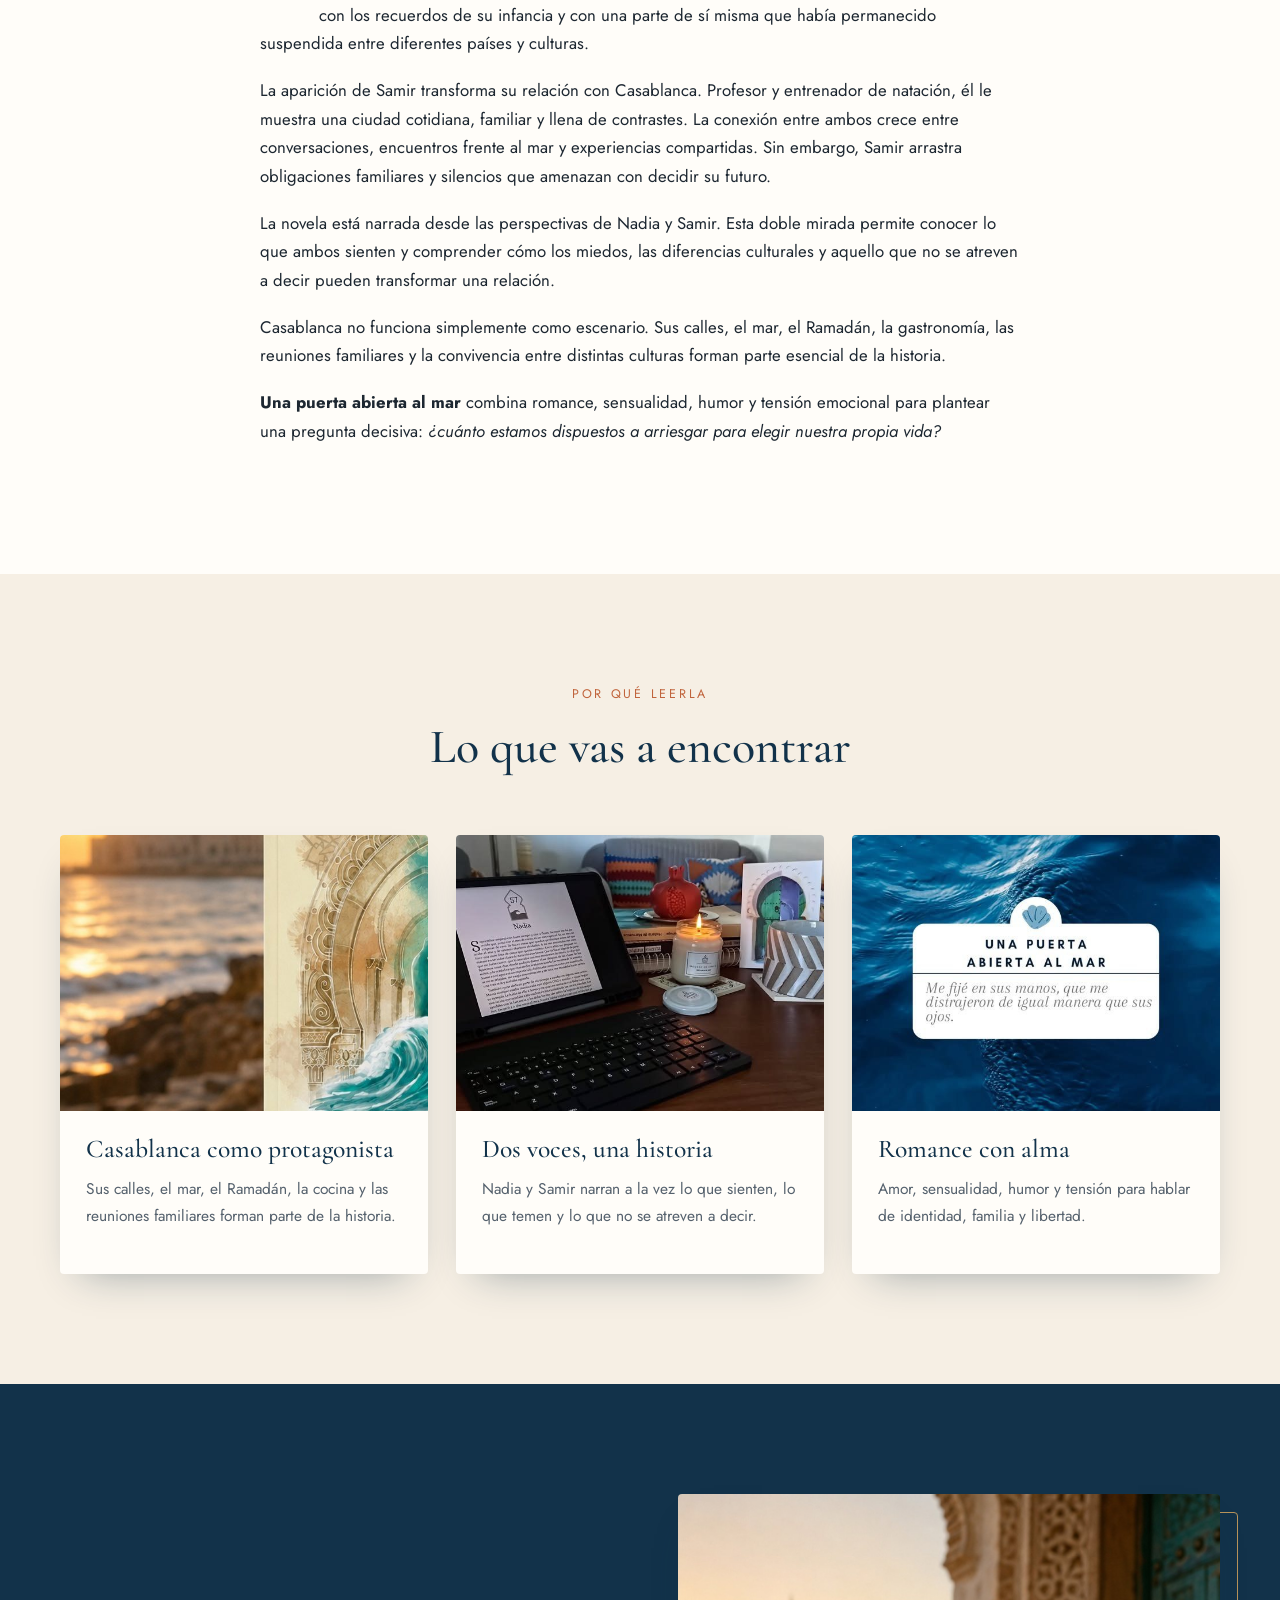
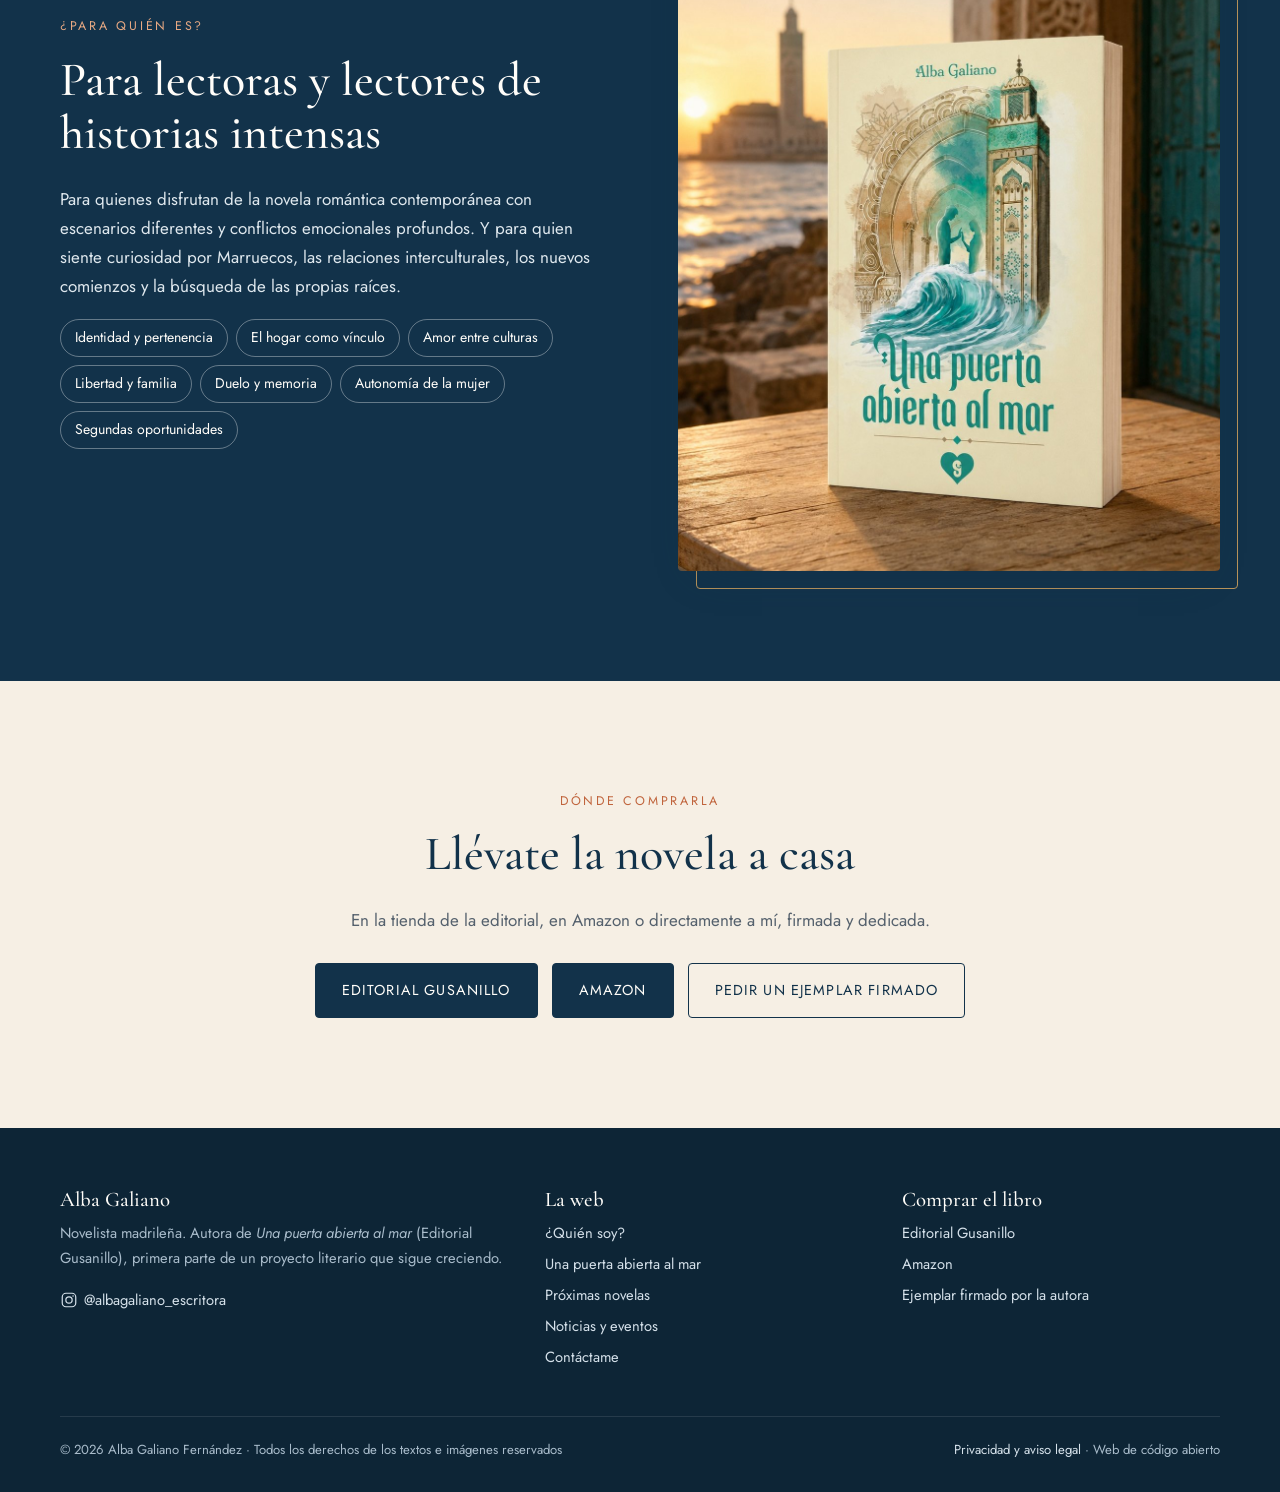
<file: una-puerta-abierta-al-mar.html>
<!doctype html>
<html lang="es">
<head>
  <meta charset="utf-8">
  <meta name="viewport" content="width=device-width, initial-scale=1">
  <title>Una puerta abierta al mar · Novela de Alba Galiano</title>
  <meta name="description" content="«Una puerta abierta al mar», de Alba Galiano: novela romántica contemporánea ambientada en Casablanca. Sinopsis, ficha y dónde comprarla (Editorial Gusanillo y Amazon).">
  <link rel="canonical" href="https://albagalianoescritora.com/una-puerta-abierta-al-mar.html">
  <meta property="og:type" content="website">
  <meta property="og:locale" content="es_ES">
  <meta property="og:site_name" content="Alba Galiano · Escritora">
  <meta property="og:title" content="Una puerta abierta al mar · Novela de Alba Galiano">
  <meta property="og:description" content="«Una puerta abierta al mar», de Alba Galiano: novela romántica contemporánea ambientada en Casablanca. Sinopsis, ficha y dónde comprarla (Editorial Gusanillo y Amazon).">
  <meta property="og:image" content="https://albagalianoescritora.com/img/libro-mar.jpg">
  <meta name="twitter:card" content="summary_large_image">
  <meta name="theme-color" content="#12324a">
  <link rel="icon" href="img/favicon.svg" type="image/svg+xml">
  <link rel="preconnect" href="https://fonts.googleapis.com">
  <link rel="preconnect" href="https://fonts.gstatic.com" crossorigin>
  <link href="https://fonts.googleapis.com/css2?family=Cormorant+Garamond:ital,wght@0,400;0,500;0,600;1,400;1,500&family=Jost:wght@300;400;500&display=swap" rel="stylesheet">
  <link rel="stylesheet" href="css/estilos.css">
</head>
<body>
  <header class="cabecera">
    <div class="contenedor">
      <a class="logo" href="index.html">Alba Galiano<small>Escritora</small></a>
      <button class="boton-menu" aria-label="Abrir menú" aria-expanded="false" aria-controls="menu"><svg viewBox="0 0 24 24" fill="none" stroke="currentColor" stroke-width="1.6"><path d="M4 7h16M4 12h16M4 17h16"/></svg></button>
      <ul class="menu" id="menu">
        <li><a href="quien-soy.html">¿Quién soy?</a></li>
        <li><a href="una-puerta-abierta-al-mar.html" aria-current="page">Una puerta abierta al mar</a></li>
        <li><a href="proximas-novelas.html">Próximas novelas</a></li>
        <li><a href="noticias.html">Noticias</a></li>
        <li><a href="contacto.html">Contáctame</a></li>
        <li><a class="ig" data-instagram href="https://www.instagram.com/albagaliano_escritora/" aria-label="Instagram de Alba Galiano"><svg viewBox="0 0 24 24" fill="none" stroke="currentColor" stroke-width="1.6" aria-hidden="true"><rect x="3" y="3" width="18" height="18" rx="5"/><circle cx="12" cy="12" r="4.2"/><circle cx="17.4" cy="6.6" r="1" fill="currentColor" stroke="none"/></svg></a></li>
      </ul>
    </div>
  </header>
  <main>
    <section class="cabecera-pagina" style="background-image:url('img/libro-mar.jpg')">
      <div class="contenedor">
        <span class="antetitulo">Novela romántica contemporánea</span>
        <h1>Una puerta abierta al mar</h1>
        <p>Una historia de amor, identidad y libertad ambientada en Casablanca.</p>
      </div>
    </section>

    <section class="seccion">
      <div class="contenedor dos-columnas">
        <div class="aparece" style="max-width:420px;margin:0 auto;width:100%">
          <div class="foto-marco"><img src="img/libro-portada.jpg" alt="Portada de «Una puerta abierta al mar», de Alba Galiano" style="aspect-ratio:2/3"></div>
        </div>
        <div class="aparece">
          <span class="antetitulo">Editorial Gusanillo · 2026</span>
          <h2>Una historia de amor, identidad y libertad</h2>
          <p class="precio">18,00 €</p>
          <ul class="ficha">
            <li><strong>Autora</strong>Alba Galiano</li>
            <li><strong>Editorial</strong>Editorial Gusanillo</li>
            <li><strong>Género</strong>Novela romántica</li>
            <li><strong>Páginas</strong>304</li>
            <li><strong>Formato</strong>Tapa blanda</li>
            <li><strong>Edad</strong>A partir de 16 años</li>
            <li><strong>ISBN</strong>979-13-88283-99-4</li>
            <li><strong>Idioma</strong>Castellano</li>
          </ul>
          <div class="botones">
            <a class="boton" data-compra-editorial href="https://editorialgusanillo.es/producto/una-puerta-abierta-al-mar/">Comprar en Editorial Gusanillo</a>
            <a class="boton claro" data-compra-amazon href="https://www.amazon.es/dp/B0HJH55ST2">Comprar en Amazon</a>
          </div>
          <p style="margin-top:18px;font-size:.95rem"><a href="contacto.html?motivo=comprar#formulario">¿Lo quieres firmado y dedicado? Pídemelo directamente</a></p>
        </div>
      </div>
    </section>

    <section class="seccion blanca">
      <div class="contenedor texto-largo aparece">
        <span class="antetitulo centrado" style="display:block">Sinopsis</span>
        <p>Nadia regresa a Casablanca para comenzar una nueva etapa profesional en el Consulado de España y reconciliarse con la ciudad en la que nació. Allí recupera el contacto con sus raíces, con los recuerdos de su infancia y con una parte de sí misma que había permanecido suspendida entre diferentes países y culturas.</p>
        <p>La aparición de Samir transforma su relación con Casablanca. Profesor y entrenador de natación, él le muestra una ciudad cotidiana, familiar y llena de contrastes. La conexión entre ambos crece entre conversaciones, encuentros frente al mar y experiencias compartidas. Sin embargo, Samir arrastra obligaciones familiares y silencios que amenazan con decidir su futuro.</p>
        <p>La novela está narrada desde las perspectivas de Nadia y Samir. Esta doble mirada permite conocer lo que ambos sienten y comprender cómo los miedos, las diferencias culturales y aquello que no se atreven a decir pueden transformar una relación.</p>
        <p>Casablanca no funciona simplemente como escenario. Sus calles, el mar, el Ramadán, la gastronomía, las reuniones familiares y la convivencia entre distintas culturas forman parte esencial de la historia.</p>
        <p><strong>Una puerta abierta al mar</strong> combina romance, sensualidad, humor y tensión emocional para plantear una pregunta decisiva: <em>¿cuánto estamos dispuestos a arriesgar para elegir nuestra propia vida?</em></p>
      </div>
    </section>

    <section class="seccion">
      <div class="contenedor">
        <div class="titulo-seccion aparece">
          <span class="antetitulo">Por qué leerla</span>
          <h2>Lo que vas a encontrar</h2>
        </div>
        <div class="rejilla">
          <article class="tarjeta aparece">
            <img src="img/casablanca-mar.jpg" alt="El mar de Casablanca" loading="lazy">
            <div class="cuerpo"><h3>Casablanca como protagonista</h3><p>Sus calles, el mar, el Ramadán, la cocina y las reuniones familiares forman parte de la historia.</p></div>
          </article>
          <article class="tarjeta aparece">
            <img src="img/libro-ambiente.jpg" alt="La novela abierta" loading="lazy">
            <div class="cuerpo"><h3>Dos voces, una historia</h3><p>Nadia y Samir narran a la vez lo que sienten, lo que temen y lo que no se atreven a decir.</p></div>
          </article>
          <article class="tarjeta aparece">
            <img src="img/ig-5.jpg" alt="Frase de la novela sobre el mar" loading="lazy">
            <div class="cuerpo"><h3>Romance con alma</h3><p>Amor, sensualidad, humor y tensión para hablar de identidad, familia y libertad.</p></div>
          </article>
        </div>
      </div>
    </section>

    <section class="seccion oscura">
      <div class="contenedor dos-columnas">
        <div class="aparece">
          <span class="antetitulo">¿Para quién es?</span>
          <h2>Para lectoras y lectores de historias intensas</h2>
          <p>Para quienes disfrutan de la novela romántica contemporánea con escenarios diferentes y conflictos emocionales profundos. Y para quien siente curiosidad por Marruecos, las relaciones interculturales, los nuevos comienzos y la búsqueda de las propias raíces.</p>
          <ul class="etiquetas">
            <li>Identidad y pertenencia</li><li>El hogar como vínculo</li><li>Amor entre culturas</li>
            <li>Libertad y familia</li><li>Duelo y memoria</li><li>Autonomía de la mujer</li><li>Segundas oportunidades</li>
          </ul>
        </div>
        <div class="foto-marco aparece"><img src="img/libro-mar.jpg" alt="La novela frente al mar" loading="lazy"></div>
      </div>
    </section>

    <section class="seccion">
      <div class="contenedor centrado aparece">
        <span class="antetitulo">Dónde comprarla</span>
        <h2>Llévate la novela a casa</h2>
        <p style="max-width:620px;margin:0 auto 28px;color:var(--tinta-suave)">En la tienda de la editorial, en Amazon o directamente a mí, firmada y dedicada.</p>
        <div class="botones" style="justify-content:center">
          <a class="boton" data-compra-editorial href="https://editorialgusanillo.es/producto/una-puerta-abierta-al-mar/">Editorial Gusanillo</a>
          <a class="boton" data-compra-amazon href="https://www.amazon.es/dp/B0HJH55ST2">Amazon</a>
          <a class="boton claro" href="contacto.html?motivo=comprar#formulario">Pedir un ejemplar firmado</a>
        </div>
      </div>
    </section>

  </main>
  <footer class="pie">
    <div class="contenedor">
      <div>
        <h4>Alba Galiano</h4>
        <p>Novelista madrileña. Autora de <em>Una puerta abierta al mar</em> (Editorial Gusanillo), primera parte de un proyecto literario que sigue creciendo.</p>
        <p><a data-instagram href="https://www.instagram.com/albagaliano_escritora/"><svg style="width:18px;height:18px;vertical-align:-4px;margin-right:6px" viewBox="0 0 24 24" fill="none" stroke="currentColor" stroke-width="1.6" aria-hidden="true"><rect x="3" y="3" width="18" height="18" rx="5"/><circle cx="12" cy="12" r="4.2"/><circle cx="17.4" cy="6.6" r="1" fill="currentColor" stroke="none"/></svg><span data-instagram-usuario>@albagaliano_escritora</span></a></p>
      </div>
      <div>
        <h4>La web</h4>
        <ul>
          <li><a href="quien-soy.html">¿Quién soy?</a></li>
          <li><a href="una-puerta-abierta-al-mar.html">Una puerta abierta al mar</a></li>
          <li><a href="proximas-novelas.html">Próximas novelas</a></li>
          <li><a href="noticias.html">Noticias y eventos</a></li>
          <li><a href="contacto.html">Contáctame</a></li>
        </ul>
      </div>
      <div>
        <h4>Comprar el libro</h4>
        <ul>
          <li><a data-compra-editorial href="https://editorialgusanillo.es/producto/una-puerta-abierta-al-mar/">Editorial Gusanillo</a></li>
          <li><a data-compra-amazon href="https://www.amazon.es/dp/B0HJH55ST2">Amazon</a></li>
          <li><a href="contacto.html?motivo=comprar#formulario">Ejemplar firmado por la autora</a></li>
        </ul>
      </div>
      <div class="legal">
        <span>© <span data-anio>2026</span> Alba Galiano Fernández · Todos los derechos de los textos e imágenes reservados</span>
        <span><a href="privacidad.html">Privacidad y aviso legal</a> · Web de código abierto</span>
      </div>
    </div>
  </footer>
  <script src="js/config.js"></script>
  <script src="js/main.js"></script>
</body>
</html>
</file>
<file: css/estilos.css>
/* =========================================================
   Alba Galiano · Escritora
   Hoja de estilos principal.
   Para cambiar colores o letras, edita solo este bloque :root
   ========================================================= */
:root {
  --mar: #12324a;          /* azul profundo del mar */
  --mar-claro: #2f6f8f;    /* azul del agua */
  --arena: #f6efe4;        /* fondo arena */
  --arena-oscura: #eadfcd;
  --terracota: #c0643c;    /* acento atardecer */
  --dorado: #b8935a;       /* detalles */
  --tinta: #1d2731;        /* texto */
  --tinta-suave: #55616d;
  --blanco: #fffdf9;

  --letra-titulos: "Cormorant Garamond", Georgia, "Times New Roman", serif;
  --letra-texto: "Jost", "Segoe UI", system-ui, sans-serif;

  --ancho: 1160px;
  --radio: 4px;
  --sombra: 0 18px 40px -22px rgba(18, 50, 74, .45);
}

*, *::before, *::after { box-sizing: border-box; }
html { scroll-behavior: smooth; }
body {
  margin: 0;
  background: var(--arena);
  color: var(--tinta);
  font-family: var(--letra-texto);
  font-size: 17px;
  line-height: 1.7;
  -webkit-font-smoothing: antialiased;
}
img { max-width: 100%; display: block; }
a { color: var(--mar-claro); }
a:hover { color: var(--terracota); }
h1, h2, h3, h4 {
  font-family: var(--letra-titulos);
  font-weight: 500;
  line-height: 1.12;
  color: var(--mar);
  margin: 0 0 .5em;
}
h1 { font-size: clamp(2.6rem, 6vw, 4.6rem); }
h2 { font-size: clamp(2rem, 4vw, 3rem); }
h3 { font-size: 1.6rem; }
p { margin: 0 0 1.1em; }
.contenedor { width: min(var(--ancho), 100% - 32px); margin-inline: auto; }
.antetitulo {
  font-family: var(--letra-texto);
  text-transform: uppercase;
  letter-spacing: .22em;
  font-size: .78rem;
  color: var(--terracota);
  margin-bottom: 1rem;
  display: block;
}
.cursiva { font-style: italic; }

/* ---------- Cabecera y menú ---------- */
.cabecera {
  position: sticky; top: 0; z-index: 50;
  background: rgba(246, 239, 228, .94);
  backdrop-filter: blur(8px);
  border-bottom: 1px solid rgba(18, 50, 74, .1);
}
.cabecera .contenedor {
  display: flex; align-items: center; justify-content: space-between;
  min-height: 74px; gap: 20px;
}
.logo {
  font-family: var(--letra-titulos);
  font-size: 1.7rem; color: var(--mar); text-decoration: none; line-height: 1;
}
.logo small {
  display: block; font-family: var(--letra-texto); font-size: .62rem;
  letter-spacing: .32em; text-transform: uppercase; color: var(--terracota); margin-top: 5px;
}
.menu { display: flex; gap: 26px; list-style: none; margin: 0; padding: 0; align-items: center; }
.menu a {
  text-decoration: none; color: var(--tinta); font-size: .92rem; letter-spacing: .04em;
  padding: 6px 0; border-bottom: 1px solid transparent;
}
.menu a:hover, .menu a[aria-current="page"] { color: var(--mar); border-bottom-color: var(--terracota); }
.menu .ig { display: inline-flex; align-items: center; }
.menu .ig svg { width: 20px; height: 20px; }
.boton-menu {
  display: none; background: none; border: 0; cursor: pointer; padding: 8px; color: var(--mar);
}
.boton-menu svg { width: 28px; height: 28px; }

@media (max-width: 960px) {
  .boton-menu { display: block; }
  .menu {
    position: fixed; inset: 74px 0 auto 0; flex-direction: column; align-items: flex-start;
    background: var(--arena); padding: 20px 24px 30px; gap: 6px;
    border-bottom: 1px solid rgba(18, 50, 74, .12);
    transform: translateY(-120%); transition: transform .3s ease; box-shadow: var(--sombra);
  }
  .menu.abierto { transform: none; }
  .menu a { font-size: 1.1rem; display: block; padding: 10px 0; }
}

/* ---------- Botones ---------- */
.boton {
  display: inline-flex; align-items: center; justify-content: center; gap: 10px;
  padding: 14px 26px; border-radius: var(--radio);
  font-family: var(--letra-texto); font-size: .9rem; letter-spacing: .08em; text-transform: uppercase;
  text-decoration: none; border: 1px solid var(--mar); background: var(--mar); color: var(--blanco);
  cursor: pointer; transition: background .2s, color .2s, border-color .2s;
}
.boton:hover { background: var(--terracota); border-color: var(--terracota); color: var(--blanco); }
.boton.claro { background: transparent; color: var(--mar); }
.boton.claro:hover { background: var(--mar); color: var(--blanco); border-color: var(--mar); }
.boton.sobre-oscuro { background: var(--blanco); color: var(--mar); border-color: var(--blanco); }
.boton.sobre-oscuro:hover { background: var(--terracota); color: var(--blanco); border-color: var(--terracota); }
.botones { display: flex; flex-wrap: wrap; gap: 14px; }

/* ---------- Portada (hero) ---------- */
.hero {
  position: relative; overflow: hidden;
  padding: clamp(50px, 8vw, 100px) 0 clamp(60px, 9vw, 120px);
}
.hero::before {
  content: ""; position: absolute; inset: auto -10% -40% -10%; height: 70%;
  background: radial-gradient(ellipse at center, rgba(47,111,143,.18), transparent 65%);
  pointer-events: none;
}
.hero .contenedor {
  position: relative; display: grid; grid-template-columns: 1.05fr .95fr; gap: clamp(30px, 6vw, 80px);
  align-items: center;
}
.hero p.entradilla { font-size: 1.15rem; color: var(--tinta-suave); max-width: 520px; }
.hero h1 span { display: block; font-style: italic; color: var(--terracota); font-size: .5em; margin-top: .3em; }
.hero-imagenes { position: relative; min-height: 460px; }
.hero-imagenes .foto-autora {
  width: 72%; aspect-ratio: 4/5; object-fit: cover; border-radius: 200px 200px var(--radio) var(--radio);
  box-shadow: var(--sombra); margin-left: auto;
}
.hero-imagenes .foto-libro {
  position: absolute; left: 0; bottom: -20px; width: 44%; aspect-ratio: 2/3; object-fit: cover;
  box-shadow: 0 24px 50px -18px rgba(0,0,0,.5); border-radius: 2px 6px 6px 2px;
  transform: rotate(-4deg);
}
@media (max-width: 860px) {
  .hero .contenedor { grid-template-columns: 1fr; }
  .hero-imagenes { min-height: 0; max-width: 460px; margin: 10px auto 30px; width: 100%; }
}

/* ---------- Secciones ---------- */
.seccion { padding: clamp(60px, 9vw, 110px) 0; }
.seccion.blanca { background: var(--blanco); }
.seccion.oscura { background: var(--mar); color: #dfe8ee; }
.seccion.oscura h2, .seccion.oscura h3 { color: var(--blanco); }
.seccion.oscura .antetitulo { color: #e8a983; }
.titulo-seccion { text-align: center; max-width: 720px; margin: 0 auto clamp(36px, 5vw, 60px); }
.titulo-seccion p { color: var(--tinta-suave); }
.seccion.oscura .titulo-seccion p { color: #c3d1db; }

.dos-columnas { display: grid; grid-template-columns: 1fr 1fr; gap: clamp(30px, 6vw, 80px); align-items: center; }
.dos-columnas.invertidas > :first-child { order: 2; }
@media (max-width: 860px) {
  .dos-columnas { grid-template-columns: 1fr; }
  .dos-columnas.invertidas > :first-child { order: 0; }
}
.foto-marco { position: relative; }
.foto-marco img { width: 100%; object-fit: cover; border-radius: var(--radio); box-shadow: var(--sombra); }
.foto-marco::after {
  content: ""; position: absolute; inset: 18px -18px -18px 18px; border: 1px solid var(--dorado);
  border-radius: var(--radio); z-index: -1;
}
.foto-marco { z-index: 0; isolation: isolate; }
@media (max-width: 600px) { .foto-marco::after { inset: 12px -8px -12px 8px; } }

/* Cabecera de página interior */
.cabecera-pagina {
  position: relative; color: var(--blanco); padding: clamp(80px, 12vw, 150px) 0 clamp(50px, 7vw, 80px);
  background: var(--mar) center / cover no-repeat; isolation: isolate;
}
.cabecera-pagina::before {
  content: ""; position: absolute; inset: 0; z-index: -1;
  background: linear-gradient(180deg, rgba(18,50,74,.55), rgba(18,50,74,.88));
}
.cabecera-pagina h1 { color: var(--blanco); margin: 0; }
.cabecera-pagina p { max-width: 640px; color: #dbe5ec; font-size: 1.1rem; margin: 14px 0 0; }
.cabecera-pagina .antetitulo { color: #f0b48f; }

/* Cita destacada */
.cita {
  font-family: var(--letra-titulos); font-style: italic; font-size: clamp(1.6rem, 3.2vw, 2.4rem);
  line-height: 1.3; color: var(--mar); text-align: center; max-width: 860px; margin: 0 auto;
}
.seccion.oscura .cita { color: var(--blanco); }
.cita::before { content: "“"; display: block; font-size: 4rem; line-height: .6; color: var(--terracota); }

/* Ficha del libro */
.ficha { list-style: none; padding: 0; margin: 24px 0; display: grid; grid-template-columns: 1fr 1fr; gap: 10px 24px; }
.ficha li { border-top: 1px solid var(--arena-oscura); padding-top: 8px; font-size: .95rem; }
.ficha strong { display: block; font-weight: 500; font-size: .72rem; letter-spacing: .16em; text-transform: uppercase; color: var(--tinta-suave); }
.precio { font-family: var(--letra-titulos); font-size: 2.2rem; color: var(--terracota); margin: 0 0 10px; }

.etiquetas { display: flex; flex-wrap: wrap; gap: 8px; list-style: none; padding: 0; margin: 0; }
.etiquetas li { border: 1px solid var(--dorado); color: var(--mar); padding: 6px 14px; border-radius: 30px; font-size: .88rem; }
.seccion.oscura .etiquetas li { color: var(--blanco); border-color: rgba(255,255,255,.35); }

/* Tarjetas */
.rejilla { display: grid; gap: 28px; grid-template-columns: repeat(auto-fit, minmax(260px, 1fr)); }
.tarjeta {
  background: var(--blanco); border-radius: var(--radio); overflow: hidden; box-shadow: var(--sombra);
  display: flex; flex-direction: column;
}
.seccion.blanca .tarjeta { background: var(--arena); }
.tarjeta img { width: 100%; aspect-ratio: 4/3; object-fit: cover; }
.tarjeta .cuerpo { padding: 24px 26px 28px; display: flex; flex-direction: column; flex: 1; }
.tarjeta .cuerpo p { color: var(--tinta-suave); font-size: .97rem; }
.tarjeta .cuerpo .boton, .tarjeta .cuerpo .enlace { margin-top: auto; align-self: flex-start; }
.fecha { font-size: .78rem; letter-spacing: .16em; text-transform: uppercase; color: var(--terracota); margin-bottom: 8px; display: block; }
.enlace { text-decoration: none; font-weight: 500; color: var(--mar); border-bottom: 1px solid var(--terracota); padding-bottom: 2px; }

/* Noticia destacada */
.noticia-grande { display: grid; grid-template-columns: 340px 1fr; background: var(--blanco); border-radius: var(--radio); overflow: hidden; box-shadow: var(--sombra); margin-bottom: 40px; }
.noticia-grande img { width: 100%; height: 100%; object-fit: cover; min-height: 280px; }
.noticia-grande .cuerpo { padding: clamp(24px, 4vw, 44px); }
.datos-evento { list-style: none; padding: 0; margin: 16px 0 22px; }
.datos-evento li { padding: 4px 0 4px 30px; position: relative; color: var(--tinta-suave); }
.datos-evento li::before { content: ""; position: absolute; left: 0; top: 14px; width: 16px; height: 1px; background: var(--terracota); }
@media (max-width: 760px) { .noticia-grande { grid-template-columns: 1fr; } .noticia-grande img { aspect-ratio: 1; min-height: 0; } }

/* Línea de tiempo (próximas novelas / trayectoria) */
.linea-tiempo { position: relative; max-width: 820px; margin: 0 auto; padding-left: 40px; }
.linea-tiempo::before { content: ""; position: absolute; left: 11px; top: 6px; bottom: 6px; width: 1px; background: var(--dorado); }
.hito { position: relative; padding-bottom: 42px; }
.hito:last-child { padding-bottom: 0; }
.hito::before {
  content: ""; position: absolute; left: -36px; top: 8px; width: 15px; height: 15px; border-radius: 50%;
  background: var(--arena); border: 2px solid var(--terracota);
}
.hito.hecho::before { background: var(--terracota); }
.seccion.blanca .hito::before { background: var(--blanco); }
.seccion.blanca .hito.hecho::before { background: var(--terracota); }
.hito h3 { margin-bottom: .3em; }

/* Libros futuros */
.libros { display: grid; grid-template-columns: repeat(3, 1fr); gap: 30px; align-items: end; }
.libro { text-align: center; }
.libro .tapa {
  aspect-ratio: 2/3; border-radius: 2px 6px 6px 2px; box-shadow: 0 22px 40px -20px rgba(0,0,0,.6);
  margin-bottom: 20px; overflow: hidden; position: relative;
}
.libro .tapa img { width: 100%; height: 100%; object-fit: cover; }
.libro .tapa.futura {
  background: linear-gradient(160deg, #1c4560, #12324a 55%, #0c2233);
  display: flex; flex-direction: column; align-items: center; justify-content: center; padding: 20px;
  color: rgba(255,255,255,.85); border: 1px dashed rgba(232,169,131,.6);
}
.libro .tapa.futura span { font-family: var(--letra-titulos); font-size: 4rem; color: #e8a983; line-height: 1; }
.libro .tapa.futura em { font-family: var(--letra-titulos); font-size: 1.25rem; margin-top: 10px; }
.libro h3 { font-size: 1.35rem; margin-bottom: .2em; }
.libro p { font-size: .92rem; color: #c3d1db; margin: 0; }
@media (max-width: 760px) { .libros { grid-template-columns: 1fr; max-width: 300px; margin: 0 auto; } }

/* Galería tipo Instagram */
.galeria-ig { display: grid; grid-template-columns: repeat(4, 1fr); gap: 10px; }
.galeria-ig a { display: block; aspect-ratio: 1; overflow: hidden; border-radius: var(--radio); position: relative; }
.galeria-ig img { width: 100%; height: 100%; object-fit: cover; transition: transform .5s; }
.galeria-ig a:hover img { transform: scale(1.06); }
@media (max-width: 700px) { .galeria-ig { grid-template-columns: repeat(2, 1fr); } }

/* ---------- Formulario ---------- */
.formulario { display: grid; gap: 18px; }
.formulario .fila { display: grid; grid-template-columns: 1fr 1fr; gap: 18px; }
@media (max-width: 600px) { .formulario .fila { grid-template-columns: 1fr; } }
.formulario label { display: block; font-size: .82rem; letter-spacing: .08em; text-transform: uppercase; color: var(--tinta-suave); margin-bottom: 6px; }
.formulario input, .formulario select, .formulario textarea {
  width: 100%; font: inherit; color: var(--tinta); background: var(--blanco);
  border: 1px solid #d6c9b4; border-radius: var(--radio); padding: 13px 14px;
}
.formulario textarea { min-height: 150px; resize: vertical; }
.formulario input:focus, .formulario select:focus, .formulario textarea:focus { outline: 2px solid var(--mar-claro); outline-offset: 1px; border-color: transparent; }
.formulario .casilla { display: flex; gap: 10px; align-items: flex-start; font-size: .9rem; color: var(--tinta-suave); }
.formulario .casilla input { width: auto; margin-top: 5px; }
.formulario .oculto { display: none; }
.aviso-form { padding: 14px 18px; border-radius: var(--radio); background: #e5efe4; color: #2c5a33; display: none; }
.aviso-form.visible { display: block; }

.contacto-tarjetas { display: grid; gap: 18px; }
.canal {
  display: flex; gap: 18px; align-items: center; background: var(--blanco); padding: 22px 24px;
  border-radius: var(--radio); text-decoration: none; color: var(--tinta); box-shadow: var(--sombra);
}
.canal:hover { color: var(--tinta); transform: translateY(-2px); }
.canal { transition: transform .2s; }
.canal .icono { width: 50px; height: 50px; border-radius: 50%; background: var(--mar); color: var(--blanco); display: grid; place-items: center; flex: none; }
.canal .icono svg { width: 24px; height: 24px; }
.canal strong { display: block; font-family: var(--letra-titulos); font-size: 1.35rem; color: var(--mar); font-weight: 500; }
.canal span { color: var(--tinta-suave); font-size: .93rem; }

/* ---------- Banda de compra ---------- */
.banda-compra { background: linear-gradient(120deg, var(--mar), #1d4a66); color: var(--blanco); }
.banda-compra .contenedor { display: grid; grid-template-columns: auto 1fr auto; gap: 40px; align-items: center; padding: 60px 0; }
.banda-compra img { width: 130px; box-shadow: 0 18px 30px -12px rgba(0,0,0,.6); border-radius: 2px 5px 5px 2px; }
.banda-compra h2 { color: var(--blanco); font-size: clamp(1.7rem, 3vw, 2.4rem); margin-bottom: .2em; }
.banda-compra p { color: #c9d7e0; margin: 0; }
@media (max-width: 860px) { .banda-compra .contenedor { grid-template-columns: 1fr; text-align: center; justify-items: center; gap: 24px; } }

/* ---------- Pie ---------- */
.pie { background: #0d2536; color: #a9bccb; padding: 60px 0 30px; font-size: .92rem; }
.pie .contenedor { display: grid; grid-template-columns: 1.4fr 1fr 1fr; gap: 40px; }
.pie h4 { color: var(--blanco); font-size: 1.3rem; }
.pie a { color: #d5e1ea; text-decoration: none; }
.pie a:hover { color: #e8a983; }
.pie ul { list-style: none; padding: 0; margin: 0; }
.pie li { margin-bottom: 6px; }
.pie .legal { grid-column: 1 / -1; border-top: 1px solid rgba(255,255,255,.1); padding-top: 22px; display: flex; flex-wrap: wrap; gap: 10px 24px; justify-content: space-between; font-size: .82rem; }
@media (max-width: 760px) { .pie .contenedor { grid-template-columns: 1fr; } }

/* Aparición suave al hacer scroll (solo si JS está activo) */
.js .aparece { opacity: 0; transform: translateY(18px); transition: opacity .8s ease, transform .8s ease; }
.js .aparece.visible { opacity: 1; transform: none; }
@media (prefers-reduced-motion: reduce) { .js .aparece { opacity: 1; transform: none; transition: none; } html { scroll-behavior: auto; } }

.centrado { text-align: center; }
.mt { margin-top: 40px; }
.texto-largo { max-width: 760px; margin: 0 auto; font-size: 1.05rem; }
.texto-largo p:first-of-type::first-letter {
  font-family: var(--letra-titulos); float: left; font-size: 4.2rem; line-height: .8; padding: 8px 10px 0 0; color: var(--terracota);
}

/* Rejilla de noticias: tarjetas algo más anchas (3 por fila en ordenador) */
.rejilla.noticias { grid-template-columns: repeat(auto-fill, minmax(300px, 1fr)); }
.rejilla.noticias .tarjeta img { object-position: center 20%; }
</file>
